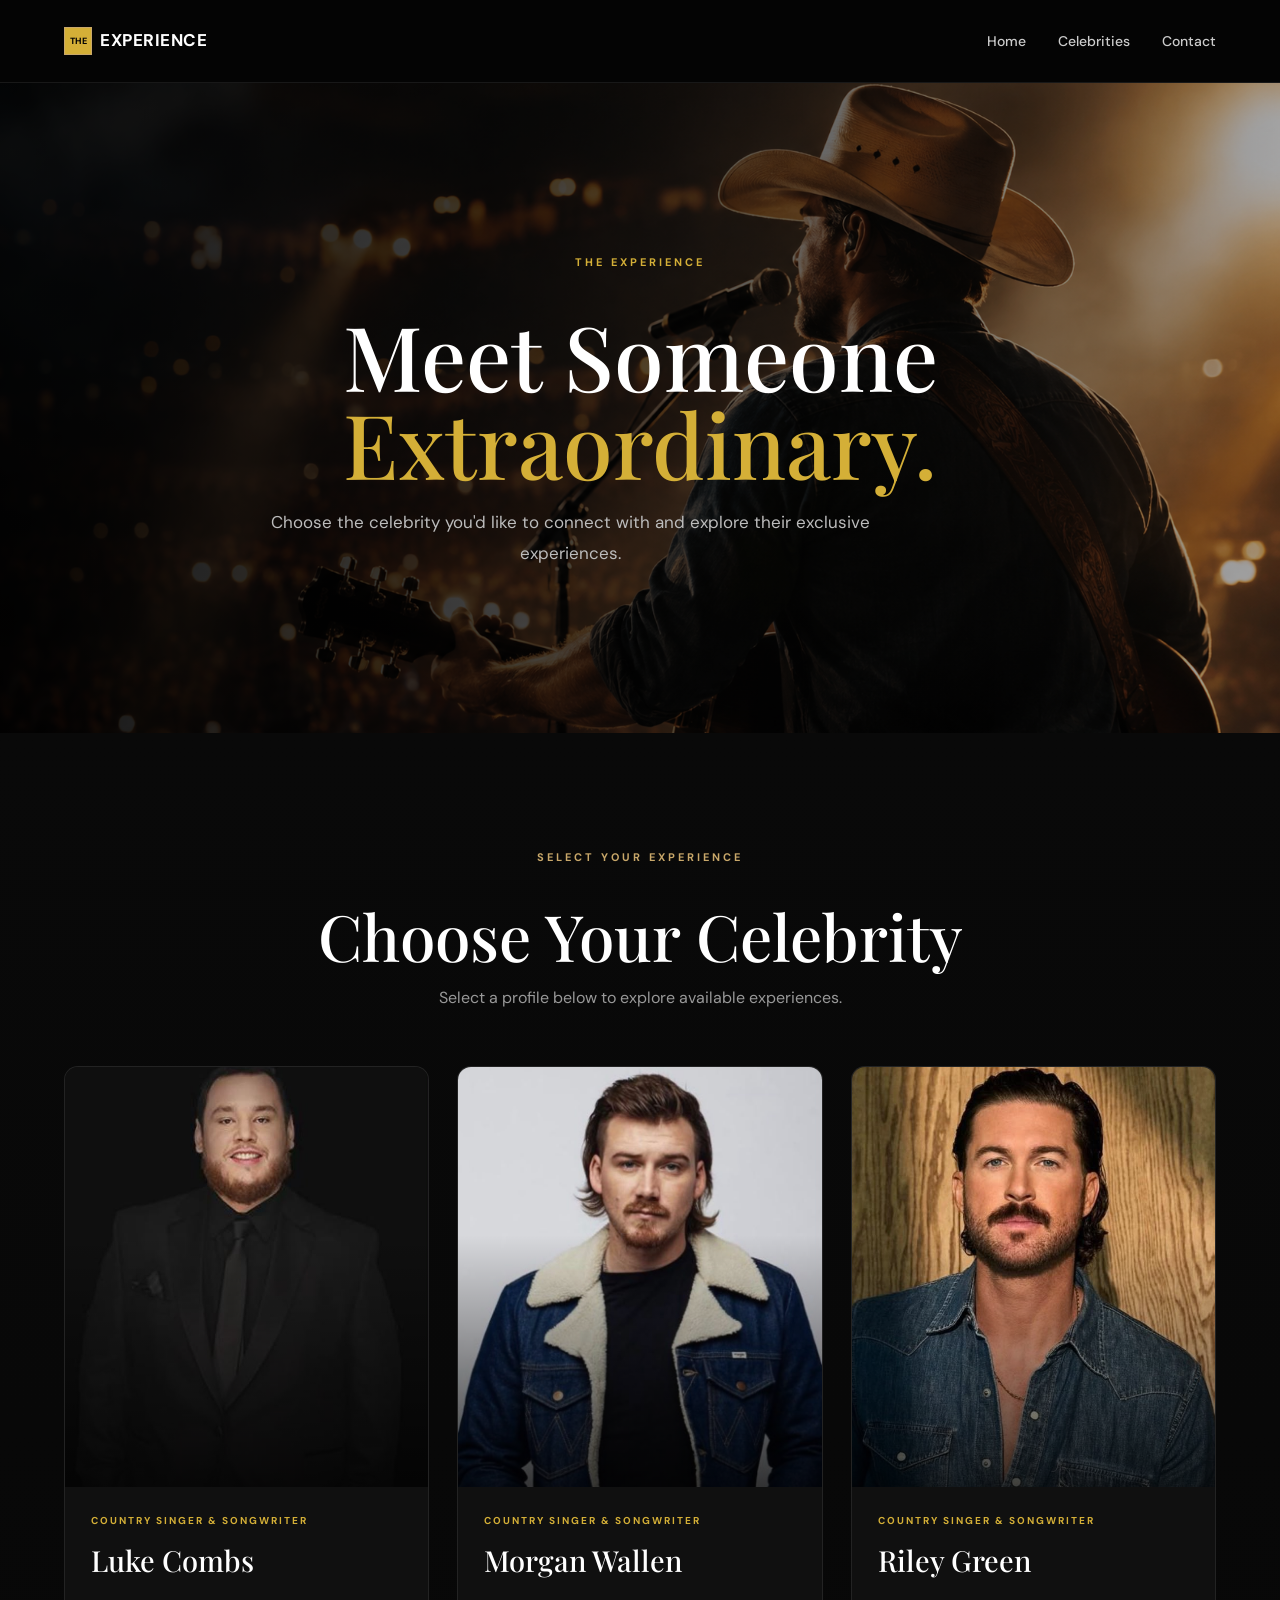
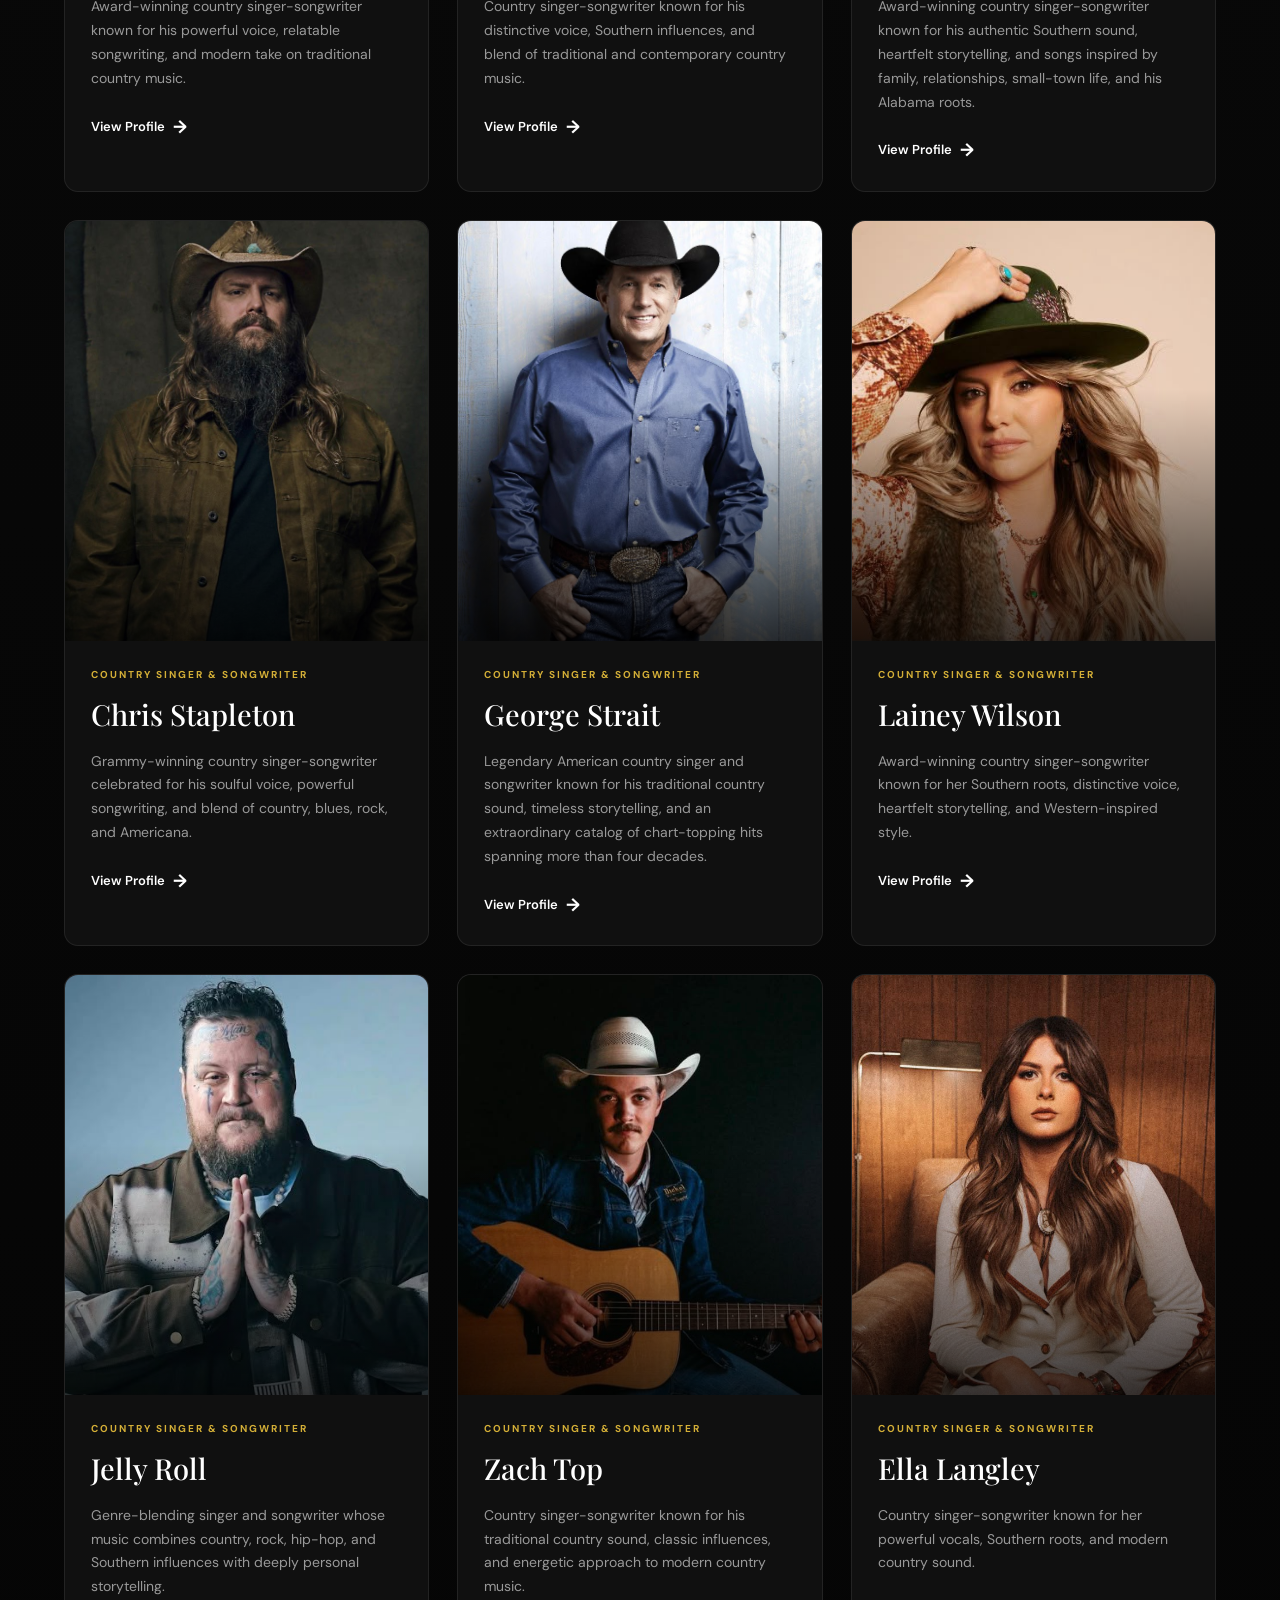
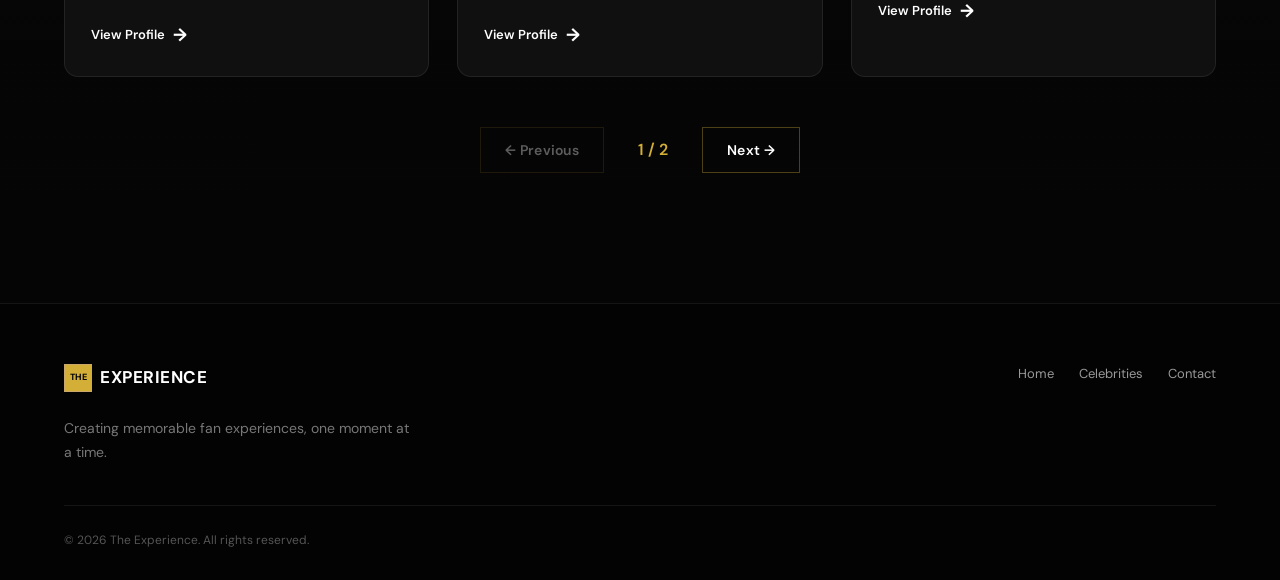
<file: index.html>
<!DOCTYPE html>
<html lang="en">

<head>
    <meta charset="UTF-8">

    <meta name="viewport" content="width=device-width, initial-scale=1.0">

    <title>Select Your Celebrity</title>

    <link rel="stylesheet" href="css/style.css">

    <link
        href="https://fonts.googleapis.com/css2?family=DM+Sans:wght@400;500;600;700&family=Playfair+Display:wght@500;600;700&display=swap"
        rel="stylesheet">
</head>

<body>

    <!-- NAVIGATION -->

    <header class="site-header">

        <div class="container nav-container">

            <a href="index.html" class="logo">
                <span>THE</span>
                EXPERIENCE
            </a>

            <nav class="main-nav">

                <a href="index.html">
                    Home
                </a>

                <a href="#celebrities">
                    Celebrities
                </a>

                <a href="#" id="contactTawk">
                    Contact
                </a>

            </nav>

        </div>

    </header>


    <!-- HERO -->

    <main>

        <section class="selection-hero">

            <div class="container">

                <div class="selection-content">

                    <span class="eyebrow">
                        THE EXPERIENCE
                    </span>

                    <h1>
                        Meet Someone
                        <br>
                        <em>Extraordinary.</em>
                    </h1>

                    <p>
                        Choose the celebrity you'd like to
                        connect with and explore their
                        exclusive experiences.
                    </p>

                </div>

            </div>

        </section>


        <!-- CELEBRITY SELECTION -->

        <section class="celebrity-selection" id="celebrities">

            <div class="container">

                <div class="section-heading">

                    <span class="eyebrow">
                        SELECT YOUR EXPERIENCE
                    </span>

                    <h2>
                        Choose Your Celebrity
                    </h2>

                    <p>
                        Select a profile below to explore
                        available experiences.
                    </p>

                </div>


                <!-- CARDS GENERATED BY JAVASCRIPT -->

                <div class="celebrity-grid" id="celebrityGrid"></div>

                <div class="celebrity-pagination">

                    <button id="previousCelebrities" class="pagination-button" type="button">
                        ← Previous
                    </button>

                    <span id="celebrityPageNumber">
                        1
                    </span>

                    <button id="nextCelebrities" class="pagination-button" type="button">
                        Next →
                    </button>

                </div>

            </div>

        </section>

    </main>


    <!-- FOOTER -->

    <footer class="site-footer">

        <div class="container">

            <div class="footer-content">

                <div>
                    <div class="logo">
                        <span>THE</span>
                        EXPERIENCE
                    </div>
                    <br>

                    <p>
                        Creating memorable fan experiences,
                        one moment at a time.
                    </p>
                </div>

                <div class="footer-links">

                    <a href="index.html">
                        Home
                    </a>

                    <a href="#celebrities">
                        Celebrities
                    </a>

                    <a href="#" id="contactTawk">
                        Contact
                    </a>

                </div>

            </div>

            <div class="footer-bottom">

                <p>
                    © 2026 The Experience.
                    All rights reserved.
                </p>

            </div>

        </div>

    </footer>

    <script src="js/celebrities.js"></script>
    <script src="js/script.js"></script>

    <!--Start of Tawk.to Script-->
    <script type="text/javascript">
        var Tawk_API = Tawk_API || {}, Tawk_LoadStart = new Date();
        (function () {
            var s1 = document.createElement("script"), s0 = document.getElementsByTagName("script")[0];
            s1.async = true;
            s1.src = 'https://embed.tawk.to/6ab15b1804573f34480e9dd4/1k32cnn01';
            s1.charset = 'UTF-8';
            s1.setAttribute('crossorigin', '*');
            s0.parentNode.insertBefore(s1, s0);
        })();
    </script>
    <!--End of Tawk.to Script-->
</body>

</html>
</file>
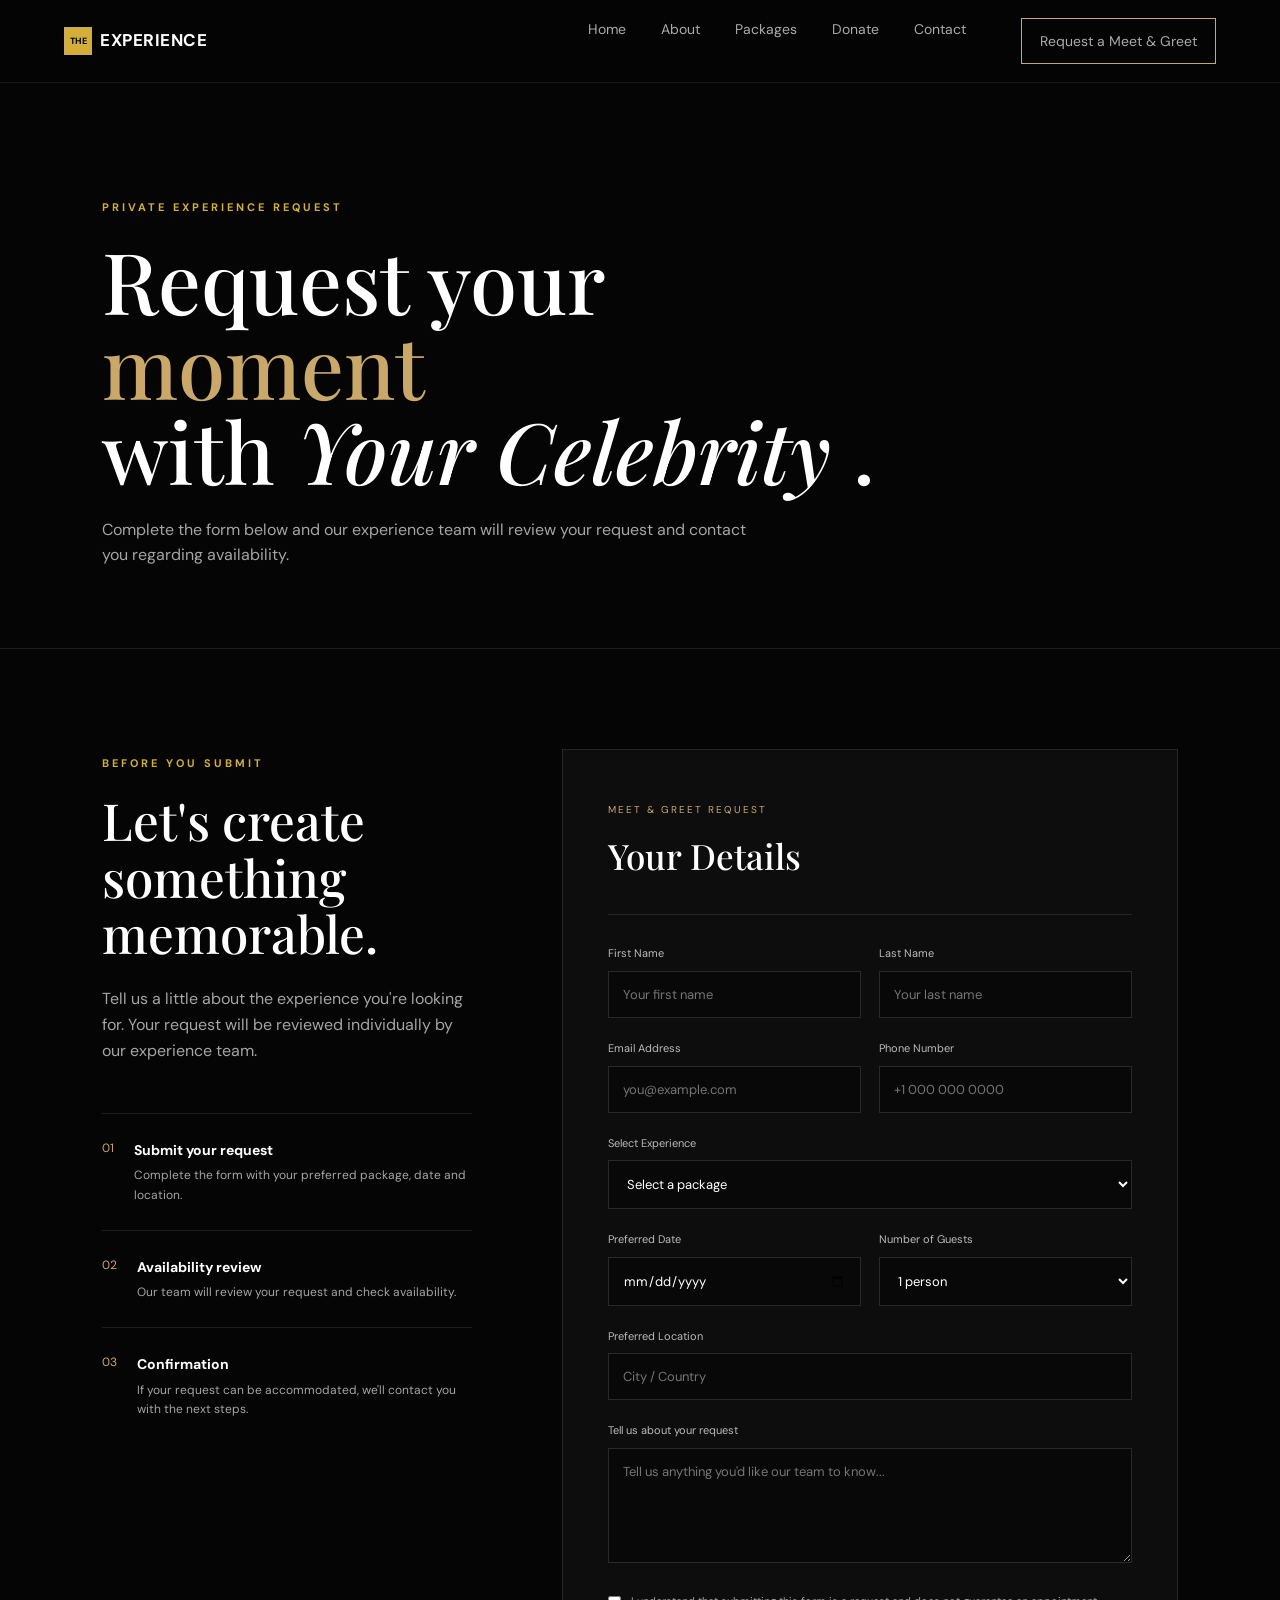
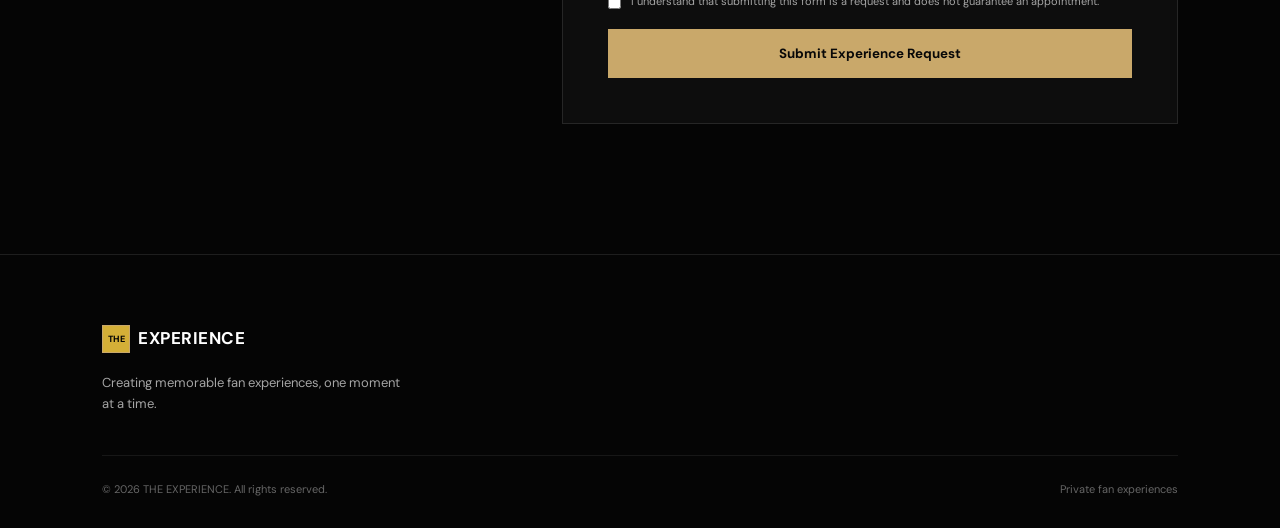
<file: booking.html>
<!DOCTYPE html>
<html lang="en">

<head>

    <meta charset="UTF-8">
    <meta name="viewport" content="width=device-width, initial-scale=1.0">

    <title>| Request a Meet & Greet |</title>

    <link rel="preconnect" href="https://fonts.googleapis.com">
    <link rel="preconnect" href="https://fonts.gstatic.com" crossorigin>

    <link
        href="https://fonts.googleapis.com/css2?family=DM+Sans:wght@400;500;600;700&family=Playfair+Display:wght@500;600;700&display=swap"
        rel="stylesheet">

    <link rel="stylesheet" href="css/style.css">

</head>


<body>


    <!-- HEADER -->

    <header class="site-header">

        <div class="container nav-container">

            <a href="index.html" class="logo">
                <span>THE</span>
                EXPERIENCE
            </a>

            <nav class="nav-links">

                <a href="index.html">
                    Home
                </a>

                <a href="#about" class="nav-celebrity-about">
                    About
                </a>

                <a href="packages.html" class="nav-celebrity-packages">
                    Packages
                </a>

                <a href="donate.html" class="nav-celebrity-support">
                    Donate
                </a>

                <a href="#" id="contactTawk">
                    Contact
                </a>

                <a href="booking.html#bookingForm" id="profileBooking" class="nav-button">
                    Request a Meet & Greet
                </a>

            </nav>


            <button class="menu-toggle" id="menuToggle">
                ☰
            </button>

        </div>

    </header>


    <main>


        <!-- BOOKING HERO -->

        <section class="booking-hero">

            <p class="eyebrow">
                PRIVATE EXPERIENCE REQUEST
            </p>

            <h1>
                Request your
                <br>
                <span>moment</span>
                <br>
                with
                <em id="bookingCelebrityName">
                    Your Celebrity
                </em>.
            </h1>

            <p id="bookingHeroDescription">
                Complete the form below and our experience team
                will review your request and contact you regarding
                availability.
            </p>

        </section>


        <!-- BOOKING AREA -->

        <section class="booking-section">

            <div class="booking-layout">


                <!-- LEFT SIDE -->

                <div class="booking-info">

                    <p class="eyebrow">
                        BEFORE YOU SUBMIT
                    </p>

                    <h2>
                        Let's create
                        something memorable.
                    </h2>

                    <p>
                        Tell us a little about the experience you're
                        looking for. Your request will be reviewed
                        individually by our experience team.
                    </p>


                    <div class="booking-point">

                        <span>01</span>

                        <div>

                            <h3>
                                Submit your request
                            </h3>

                            <p>
                                Complete the form with your preferred
                                package, date and location.
                            </p>

                        </div>

                    </div>


                    <div class="booking-point">

                        <span>02</span>

                        <div>

                            <h3>
                                Availability review
                            </h3>

                            <p>
                                Our team will review your request and
                                check availability.
                            </p>

                        </div>

                    </div>


                    <div class="booking-point">

                        <span>03</span>

                        <div>

                            <h3>
                                Confirmation
                            </h3>

                            <p>
                                If your request can be accommodated,
                                we'll contact you with the next steps.
                            </p>

                        </div>

                    </div>

                </div>


                <!-- FORM -->

                <div class="booking-form-container">

                    <form id="bookingForm">


                        <!-- WEB3FORMS SETTINGS -->

                        <input type="hidden" name="access_key" value="706b76aa-3212-4584-9b8a-b632feed9dc4">

                        <input type="hidden" name="subject" value="New Meet & Greet Experience Request">

                        <input type="hidden" name="from_name" value="The Experience Website">

                        <!-- Honeypot spam protection -->

                        <input type="checkbox" name="botcheck" style="display:none" tabindex="-1" autocomplete="off">


                        <div class="form-title">

                            <span>
                                MEET & GREET REQUEST
                            </span>

                            <h2>
                                Your Details
                            </h2>

                        </div>


                        <!-- FIRST AND LAST NAME -->

                        <div class="form-row">

                            <div class="form-group">

                                <label for="firstName">
                                    First Name
                                </label>

                                <input type="text" id="firstName" name="firstName" required
                                    placeholder="Your first name">

                            </div>


                            <div class="form-group">

                                <label for="lastName">
                                    Last Name
                                </label>

                                <input type="text" id="lastName" name="lastName" required placeholder="Your last name">

                            </div>

                        </div>


                        <!-- EMAIL AND PHONE -->

                        <div class="form-row">

                            <div class="form-group">

                                <label for="email">
                                    Email Address
                                </label>

                                <input type="email" id="email" name="email" required placeholder="you@example.com">

                            </div>


                            <div class="form-group">

                                <label for="phone">
                                    Phone Number
                                </label>

                                <input type="tel" id="phone" name="phone" required placeholder="+1 000 000 0000">

                            </div>

                        </div>


                        <!-- EXPERIENCE -->

                        <div class="form-group">

                            <label for="package">
                                Select Experience
                            </label>

                            <select id="package" name="package" required>

                                <option value="">
                                    Select a package
                                </option>

                                <option value="Essential">
                                    Essential — $499
                                </option>

                                <option value="Premium">
                                    Premium — $999
                                </option>

                                <option value="VIP">
                                    VIP — $1,999
                                </option>

                            </select>

                        </div>


                        <!-- DATE AND GUESTS -->

                        <div class="form-row">

                            <div class="form-group">

                                <label for="date">
                                    Preferred Date
                                </label>

                                <input type="date" id="date" name="date" required>

                            </div>


                            <div class="form-group">

                                <label for="guests">
                                    Number of Guests
                                </label>

                                <select id="guests" name="guests">

                                    <option value="1">
                                        1 person
                                    </option>

                                    <option value="2">
                                        2 people
                                    </option>

                                    <option value="3">
                                        3 people
                                    </option>

                                    <option value="4">
                                        4 people
                                    </option>

                                </select>

                            </div>

                        </div>


                        <!-- LOCATION -->

                        <div class="form-group">

                            <label for="location">
                                Preferred Location
                            </label>

                            <input type="text" id="location" name="location" placeholder="City / Country" required>

                        </div>


                        <!-- MESSAGE -->

                        <div class="form-group">

                            <label for="message">
                                Tell us about your request
                            </label>

                            <textarea id="message" name="message" rows="5"
                                placeholder="Tell us anything you'd like our team to know..."></textarea>

                        </div>


                        <!-- AGREEMENT -->

                        <label class="checkbox">

                            <input type="checkbox" id="requestAgreement" name="requestAgreement" value="Agreed"
                                required>

                            <span>
                                I understand that submitting this form
                                is a request and does not guarantee an
                                appointment.
                            </span>

                        </label>


                        <!-- SUBMIT -->

                        <button type="submit" class="form-submit" id="submitExperienceRequest">
                            Submit Experience Request
                        </button>


                        <!-- FORM RESPONSE -->

                        <div id="formMessage" class="form-message"></div>


                    </form>

                </div>

            </div>

        </section>

    </main>


    <!-- FOOTER -->

    <footer>

        <div class="footer-main">

            <div>

                <a href="index.html" class="logo">
                    <span>THE</span>
                    EXPERIENCE
                </a>

                <p>
                    Creating memorable fan experiences,
                    one moment at a time.
                </p>

            </div>

        </div>


        <div class="footer-bottom">

            <span>
                © 2026 THE EXPERIENCE. All rights reserved.
            </span>

            <span>
                Private fan experiences
            </span>

        </div>

    </footer>


    <!-- CELEBRITY DATA MUST LOAD FIRST -->

    <script src="js/celebrities.js"></script>

    <!-- MAIN WEBSITE SCRIPT -->

    <script src="js/script.js"></script>


    <!-- TAWK.TO -->

    <!--Start of Tawk.to Script-->

    <script type="text/javascript">

        var Tawk_API = Tawk_API || {},
            Tawk_LoadStart = new Date();

        (function () {

            var s1 = document.createElement("script"),
                s0 = document.getElementsByTagName("script")[0];

            s1.async = true;

            s1.src =
                "https://embed.tawk.to/6ab15b1804573f34480e9dd4/1k32cnn01";

            s1.charset = "UTF-8";

            s1.setAttribute(
                "crossorigin",
                "*"
            );

            s0.parentNode.insertBefore(
                s1,
                s0
            );

        })();

    </script>

    <!--End of Tawk.to Script-->


</body>

</html>
</file>
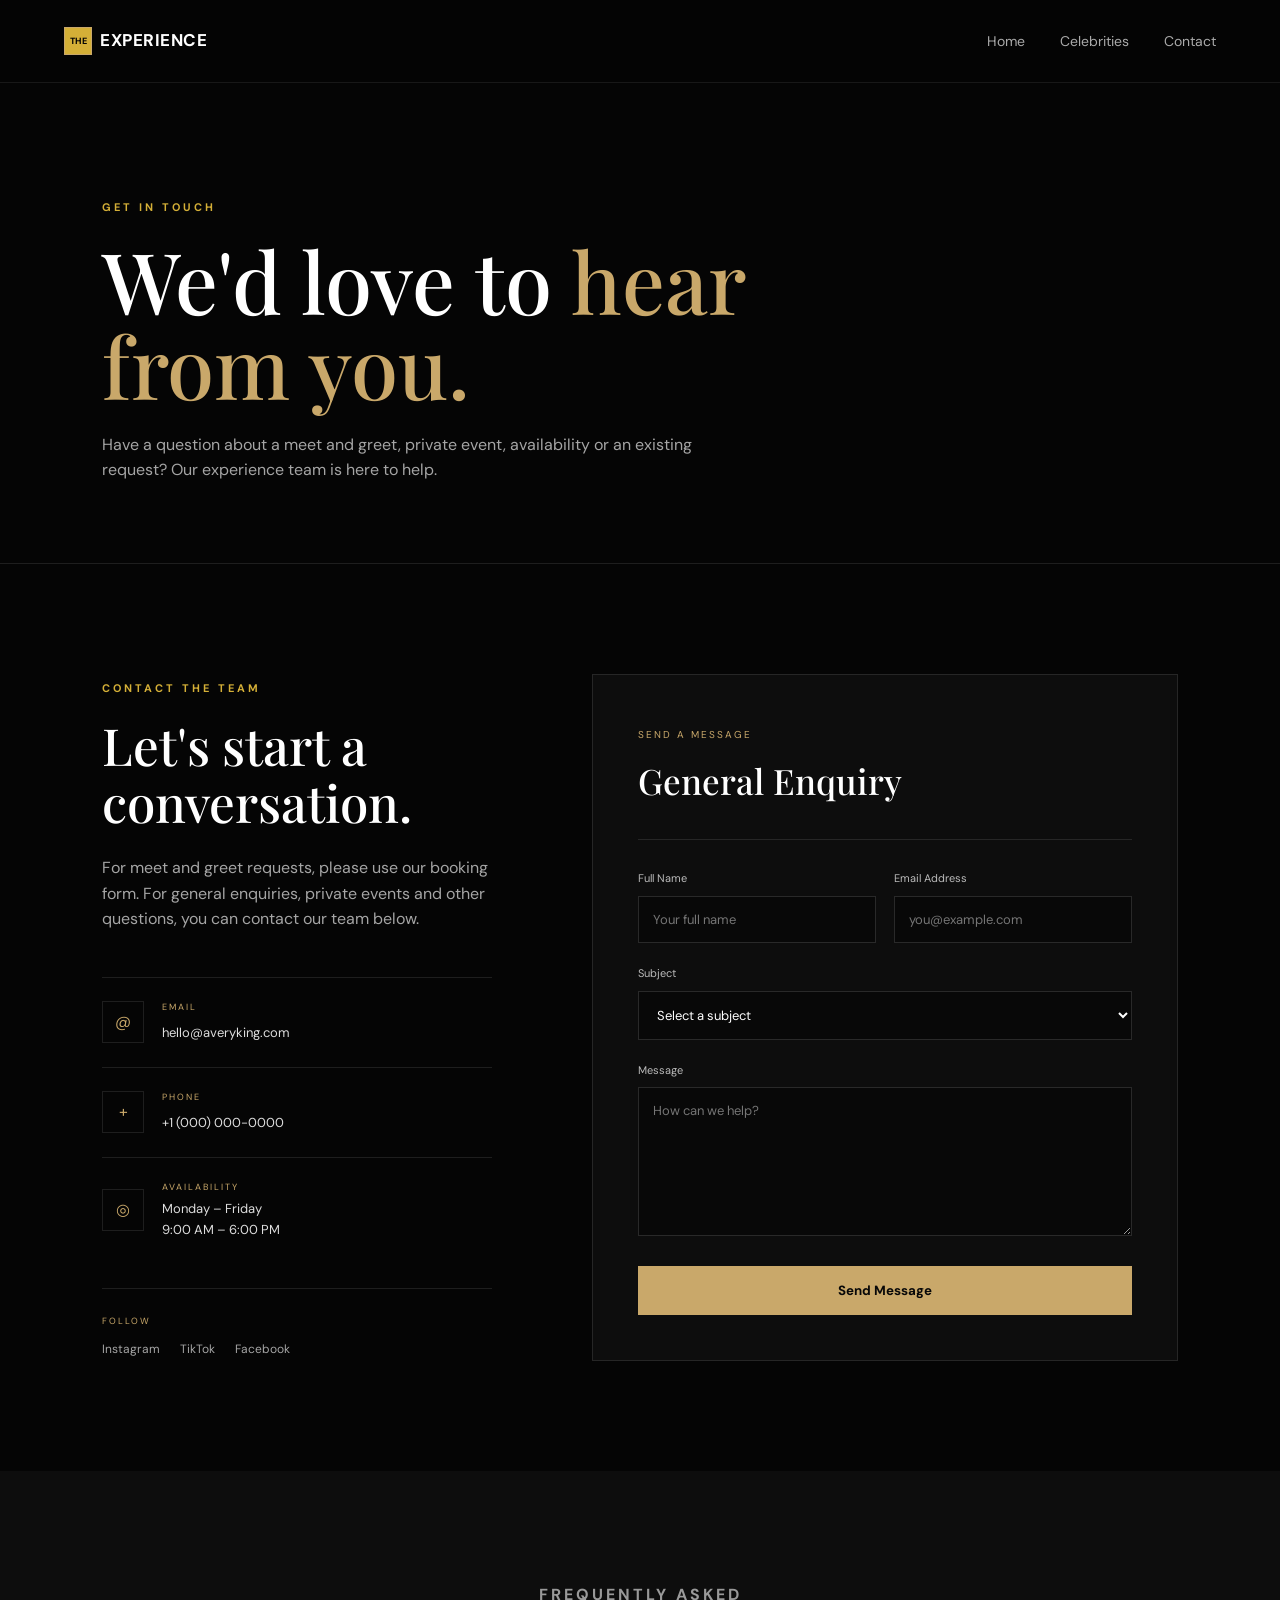
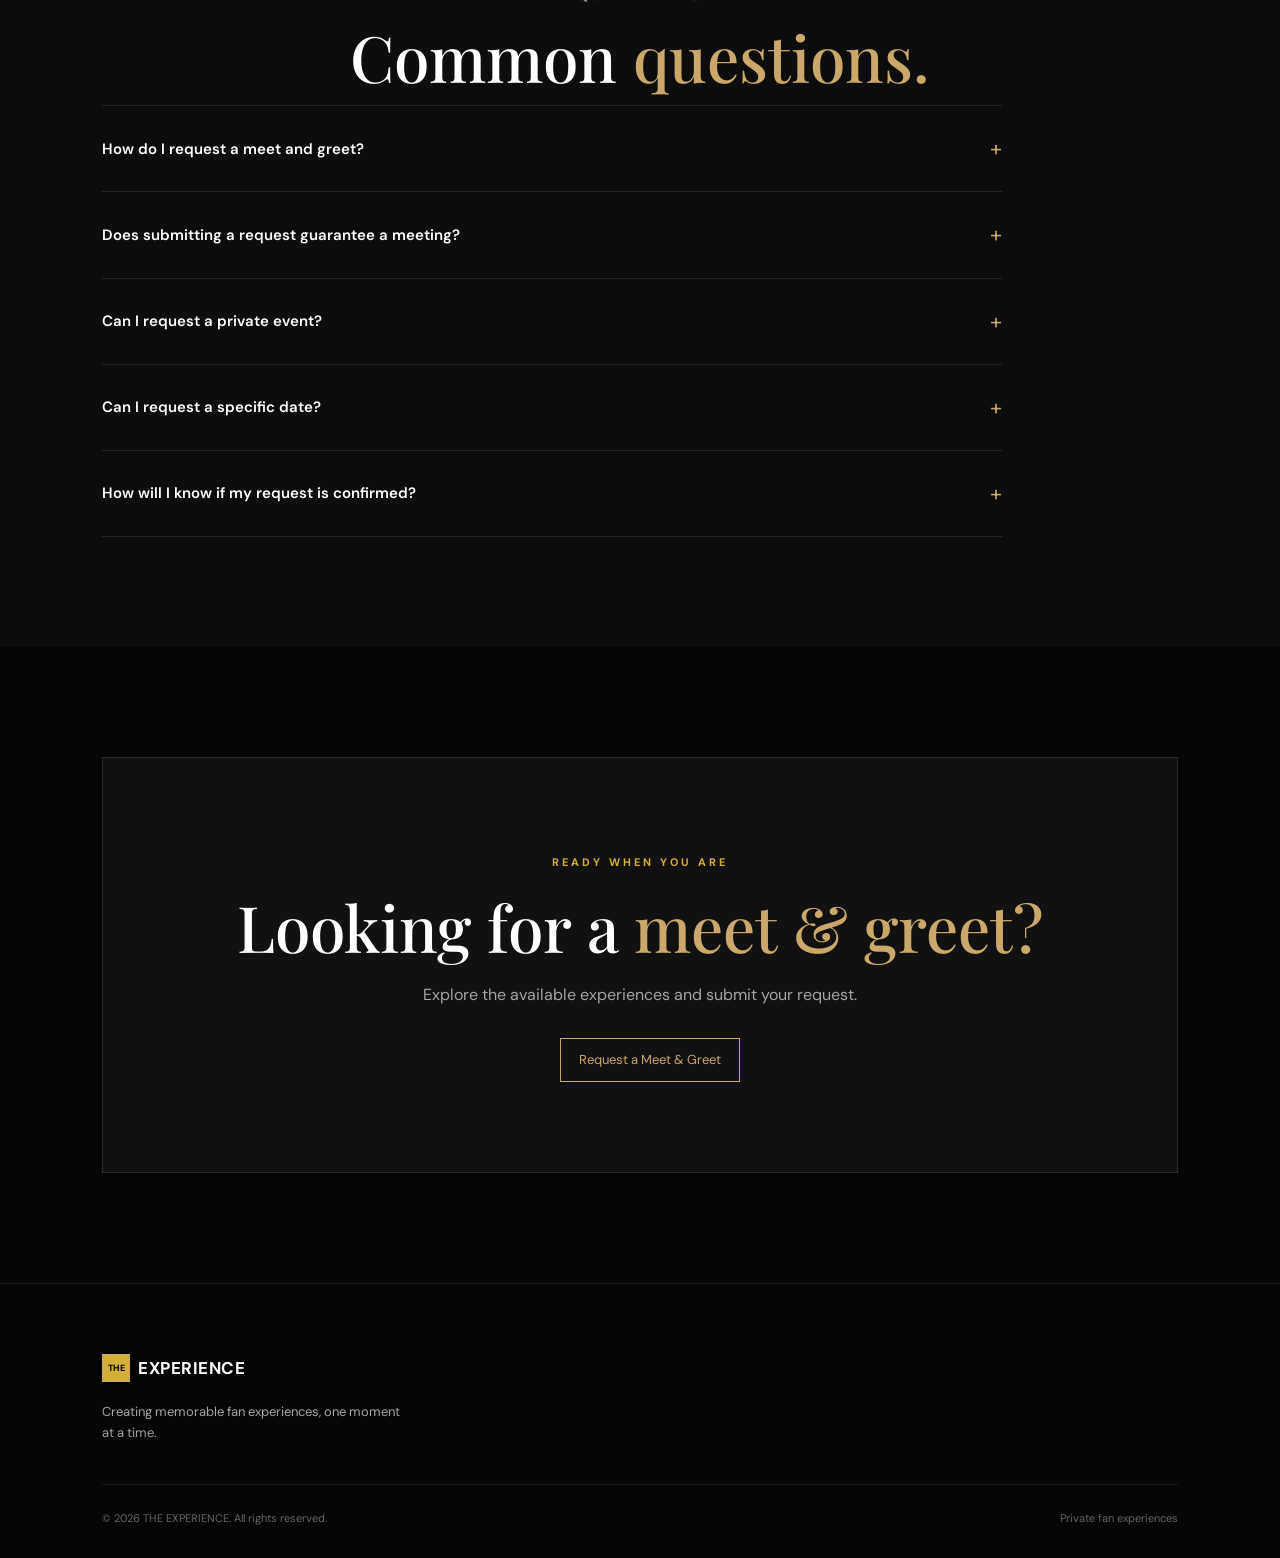
<file: contact.html>
<!DOCTYPE html>
<html lang="en">

<head>

    <meta charset="UTF-8">
    <meta name="viewport" content="width=device-width, initial-scale=1.0">

    <title> | Contact | </title>

    <meta name="description"
        content="Contact the Avery King experience team for meet and greet enquiries, private events and fan experiences.">

    <link rel="preconnect" href="https://fonts.googleapis.com">
    <link rel="preconnect" href="https://fonts.gstatic.com" crossorigin>

    <link
        href="https://fonts.googleapis.com/css2?family=DM+Sans:wght@400;500;600;700&family=Playfair+Display:wght@500;600;700&display=swap"
        rel="stylesheet">

    <link rel="stylesheet" href="css/style.css">

</head>


<body>


    <!-- ================================
     NAVIGATION
================================= -->

    <header class="site-header">

        <div class="container nav-container">

            <a href="index.html" class="logo">
                <span>THE</span>
                EXPERIENCE
            </a>

            <nav class="nav-links">

                <a href="index.html">
                    Home
                </a>

                <a href="#celebrities">
                    Celebrities
                </a>

                <a href="contact.html">
                    Contact
                </a>

            </nav>

        </div>

    </header>



    <main>


        <!-- ================================
     PAGE HERO
================================= -->

        <section class="contact-hero">

            <p class="eyebrow">
                GET IN TOUCH
            </p>

            <h1>
                We'd love to
                <span>hear from you.</span>
            </h1>

            <p>
                Have a question about a meet and greet, private event,
                availability or an existing request? Our experience
                team is here to help.
            </p>

        </section>



        <!-- ================================
     CONTACT AREA
================================= -->

        <section class="contact-section">


            <div class="contact-grid">


                <!-- CONTACT INFORMATION -->

                <div class="contact-info">

                    <p class="eyebrow">
                        CONTACT THE TEAM
                    </p>

                    <h2>
                        Let's start
                        a conversation.
                    </h2>

                    <p class="contact-intro">
                        For meet and greet requests, please use our
                        booking form. For general enquiries, private
                        events and other questions, you can contact
                        our team below.
                    </p>


                    <div class="contact-detail">

                        <span class="contact-icon">
                            @
                        </span>

                        <div>

                            <small>
                                EMAIL
                            </small>

                            <a href="mailto:hello@averyking.com">
                                hello@averyking.com
                            </a>

                        </div>

                    </div>


                    <div class="contact-detail">

                        <span class="contact-icon">
                            +
                        </span>

                        <div>

                            <small>
                                PHONE
                            </small>

                            <a href="tel:+10000000000">
                                +1 (000) 000-0000
                            </a>

                        </div>

                    </div>


                    <div class="contact-detail">

                        <span class="contact-icon">
                            ◎
                        </span>

                        <div>

                            <small>
                                AVAILABILITY
                            </small>

                            <p>
                                Monday – Friday<br>
                                9:00 AM – 6:00 PM
                            </p>

                        </div>

                    </div>


                    <div class="social-section">

                        <small>
                            FOLLOW
                        </small>

                        <div class="social-links">

                            <a href="#">
                                Instagram
                            </a>

                            <a href="#">
                                TikTok
                            </a>

                            <a href="#">
                                Facebook
                            </a>

                        </div>

                    </div>

                </div>



                <!-- CONTACT FORM -->

                <div class="contact-form-container">

                    <form id="contactForm">


                        <div class="form-title">

                            <span>
                                SEND A MESSAGE
                            </span>

                            <h2>
                                General Enquiry
                            </h2>

                        </div>


                        <div class="form-row">

                            <div class="form-group">

                                <label for="contactName">
                                    Full Name
                                </label>

                                <input type="text" id="contactName" placeholder="Your full name" required>

                            </div>


                            <div class="form-group">

                                <label for="contactEmail">
                                    Email Address
                                </label>

                                <input type="email" id="contactEmail" placeholder="you@example.com" required>

                            </div>

                        </div>


                        <div class="form-group">

                            <label for="subject">
                                Subject
                            </label>

                            <select id="subject" required>

                                <option value="">
                                    Select a subject
                                </option>

                                <option value="Meet & Greet">
                                    Meet & Greet Enquiry
                                </option>

                                <option value="Private Event">
                                    Private Event
                                </option>

                                <option value="Booking">
                                    Existing Booking
                                </option>

                                <option value="Media">
                                    Media / Press
                                </option>

                                <option value="Other">
                                    Other
                                </option>

                            </select>

                        </div>


                        <div class="form-group">

                            <label for="contactMessage">
                                Message
                            </label>

                            <textarea id="contactMessage" rows="7" placeholder="How can we help?" required></textarea>

                        </div>


                        <button type="submit" class="form-submit">
                            Send Message
                        </button>


                        <div id="contactMessageStatus" class="form-message"></div>


                    </form>

                </div>

            </div>

        </section>



        <!-- ================================
     FAQ
================================= -->

        <section class="faq-section">

            <div class="section-heading">

                <p class="eyebrow">
                    FREQUENTLY ASKED
                </p>

                <h2>
                    Common
                    <span>questions.</span>
                </h2>

            </div>


            <div class="faq-list">


                <details>

                    <summary>
                        How do I request a meet and greet?
                        <span>+</span>
                    </summary>

                    <p>
                        Visit our Packages page, select the experience
                        you'd like and complete the booking request form.
                        Our team will review the request and contact you
                        regarding availability.
                    </p>

                </details>


                <details>

                    <summary>
                        Does submitting a request guarantee a meeting?
                        <span>+</span>
                    </summary>

                    <p>
                        No. A booking request is not a confirmed
                        appointment. Availability must be reviewed and
                        confirmed by the experience team.
                    </p>

                </details>


                <details>

                    <summary>
                        Can I request a private event?
                        <span>+</span>
                    </summary>

                    <p>
                        Yes. Select "Private Event" when contacting the
                        team and include details about your event,
                        preferred date and location.
                    </p>

                </details>


                <details>

                    <summary>
                        Can I request a specific date?
                        <span>+</span>
                    </summary>

                    <p>
                        Yes. You can provide your preferred date when
                        submitting a booking request. Dates remain subject
                        to availability.
                    </p>

                </details>


                <details>

                    <summary>
                        How will I know if my request is confirmed?
                        <span>+</span>
                    </summary>

                    <p>
                        The experience team will contact you directly
                        using the information provided in your request.
                    </p>

                </details>


            </div>

        </section>



        <!-- ================================
     CTA
================================= -->

        <section class="contact-cta">

            <p class="eyebrow">
                READY WHEN YOU ARE
            </p>

            <h2>
                Looking for a
                <span>meet & greet?</span>
            </h2>

            <p>
                Explore the available experiences and submit your request.
            </p>

            <a href="booking.html#bookingForm" id="profileBooking" class="nav-button">
                Request a Meet & Greet
            </a>

        </section>


    </main>



    <!-- ================================
     FOOTER
================================= -->

    <footer>

        <div class="footer-main">

            <div>

                <a href="index.html" class="logo">
                    <span>THE</span>
                    EXPERIENCE
                </a>

                <p>
                    Creating memorable fan experiences,
                    one moment at a time.
                </p>

            </div>

        </div>


        <div class="footer-bottom">

            <span>
                © 2026 THE EXPERIENCE. All rights reserved.
            </span>

            <span>
                Private fan experiences
            </span>

        </div>

    </footer>


    <script src="js/celebrities.js"></script>
    <script src="js/script.js"></script>

    <!--Start of Tawk.to Script-->
    <script type="text/javascript">
        var Tawk_API = Tawk_API || {}, Tawk_LoadStart = new Date();
        (function () {
            var s1 = document.createElement("script"), s0 = document.getElementsByTagName("script")[0];
            s1.async = true;
            s1.src = 'https://embed.tawk.to/6ab15b1804573f34480e9dd4/1k32cnn01';
            s1.charset = 'UTF-8';
            s1.setAttribute('crossorigin', '*');
            s0.parentNode.insertBefore(s1, s0);
        })();
    </script>
    <!--End of Tawk.to Script-->

</body>

</html>
</file>
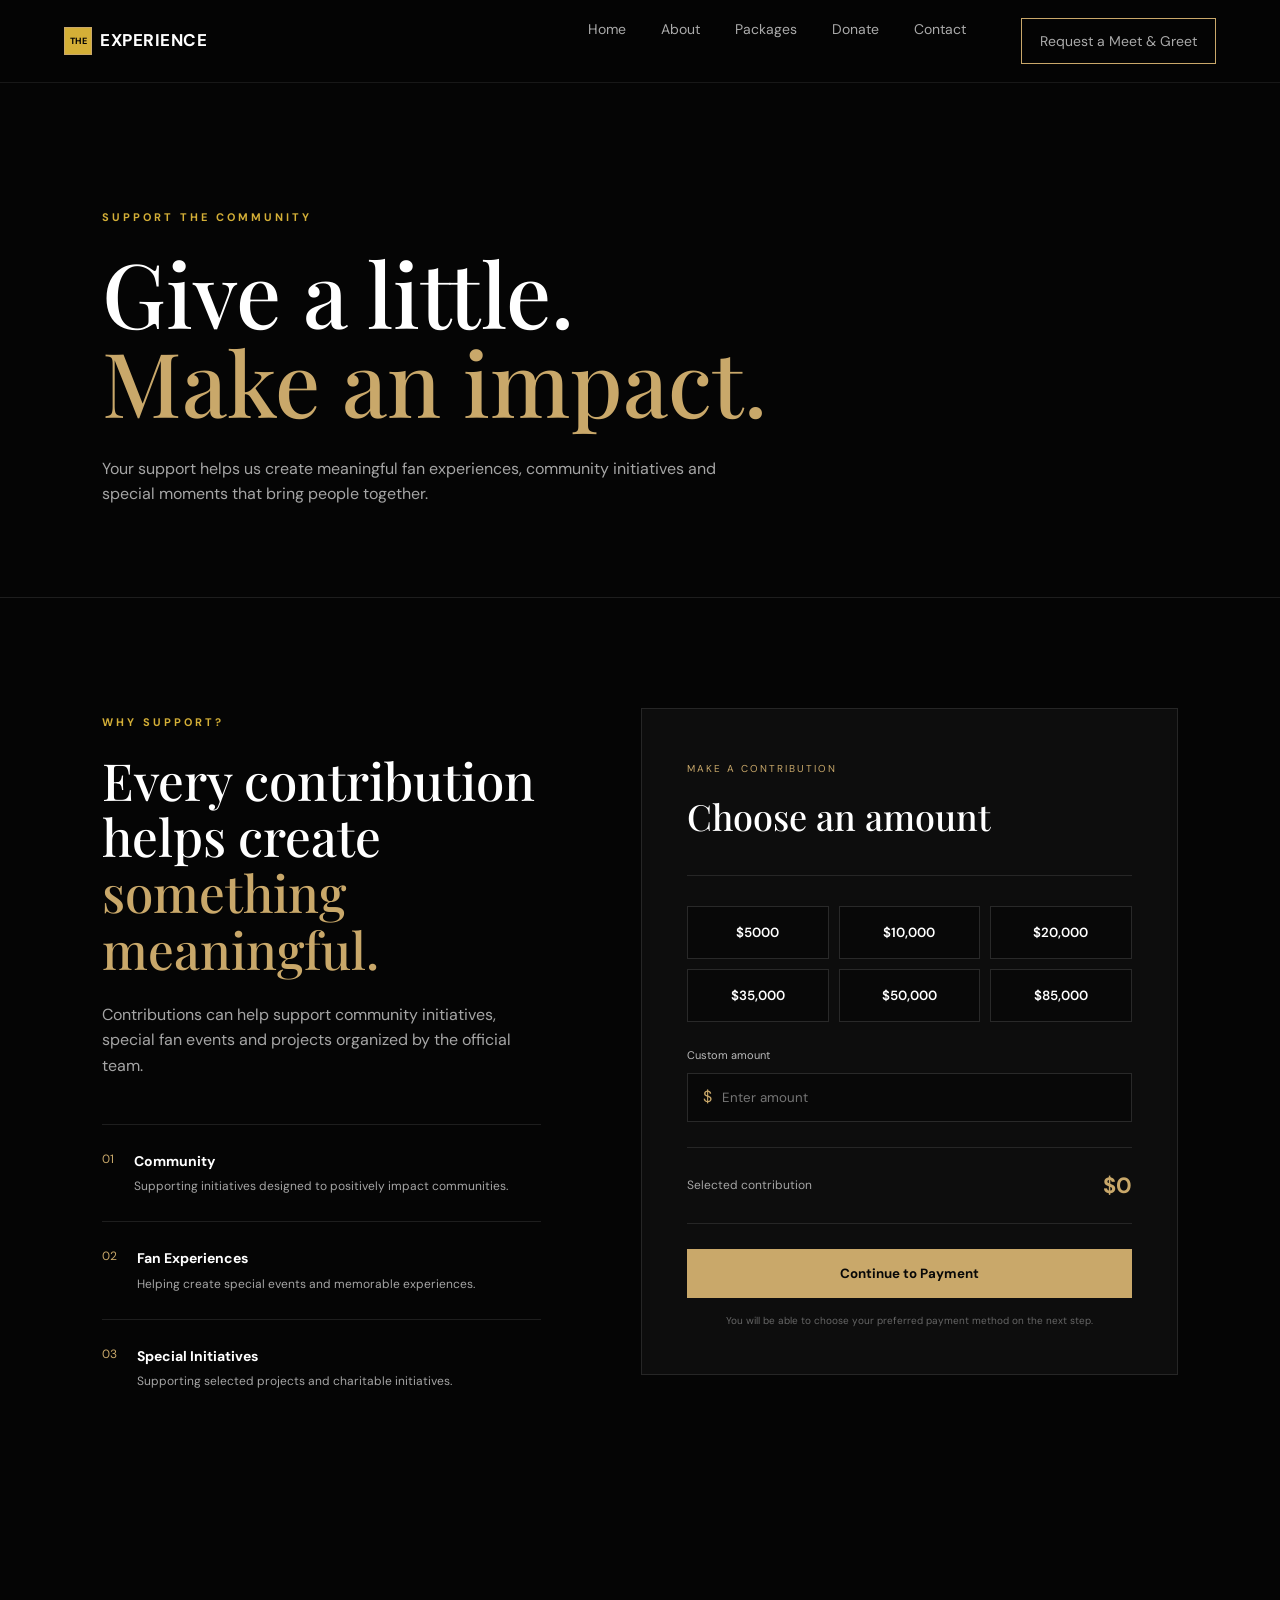
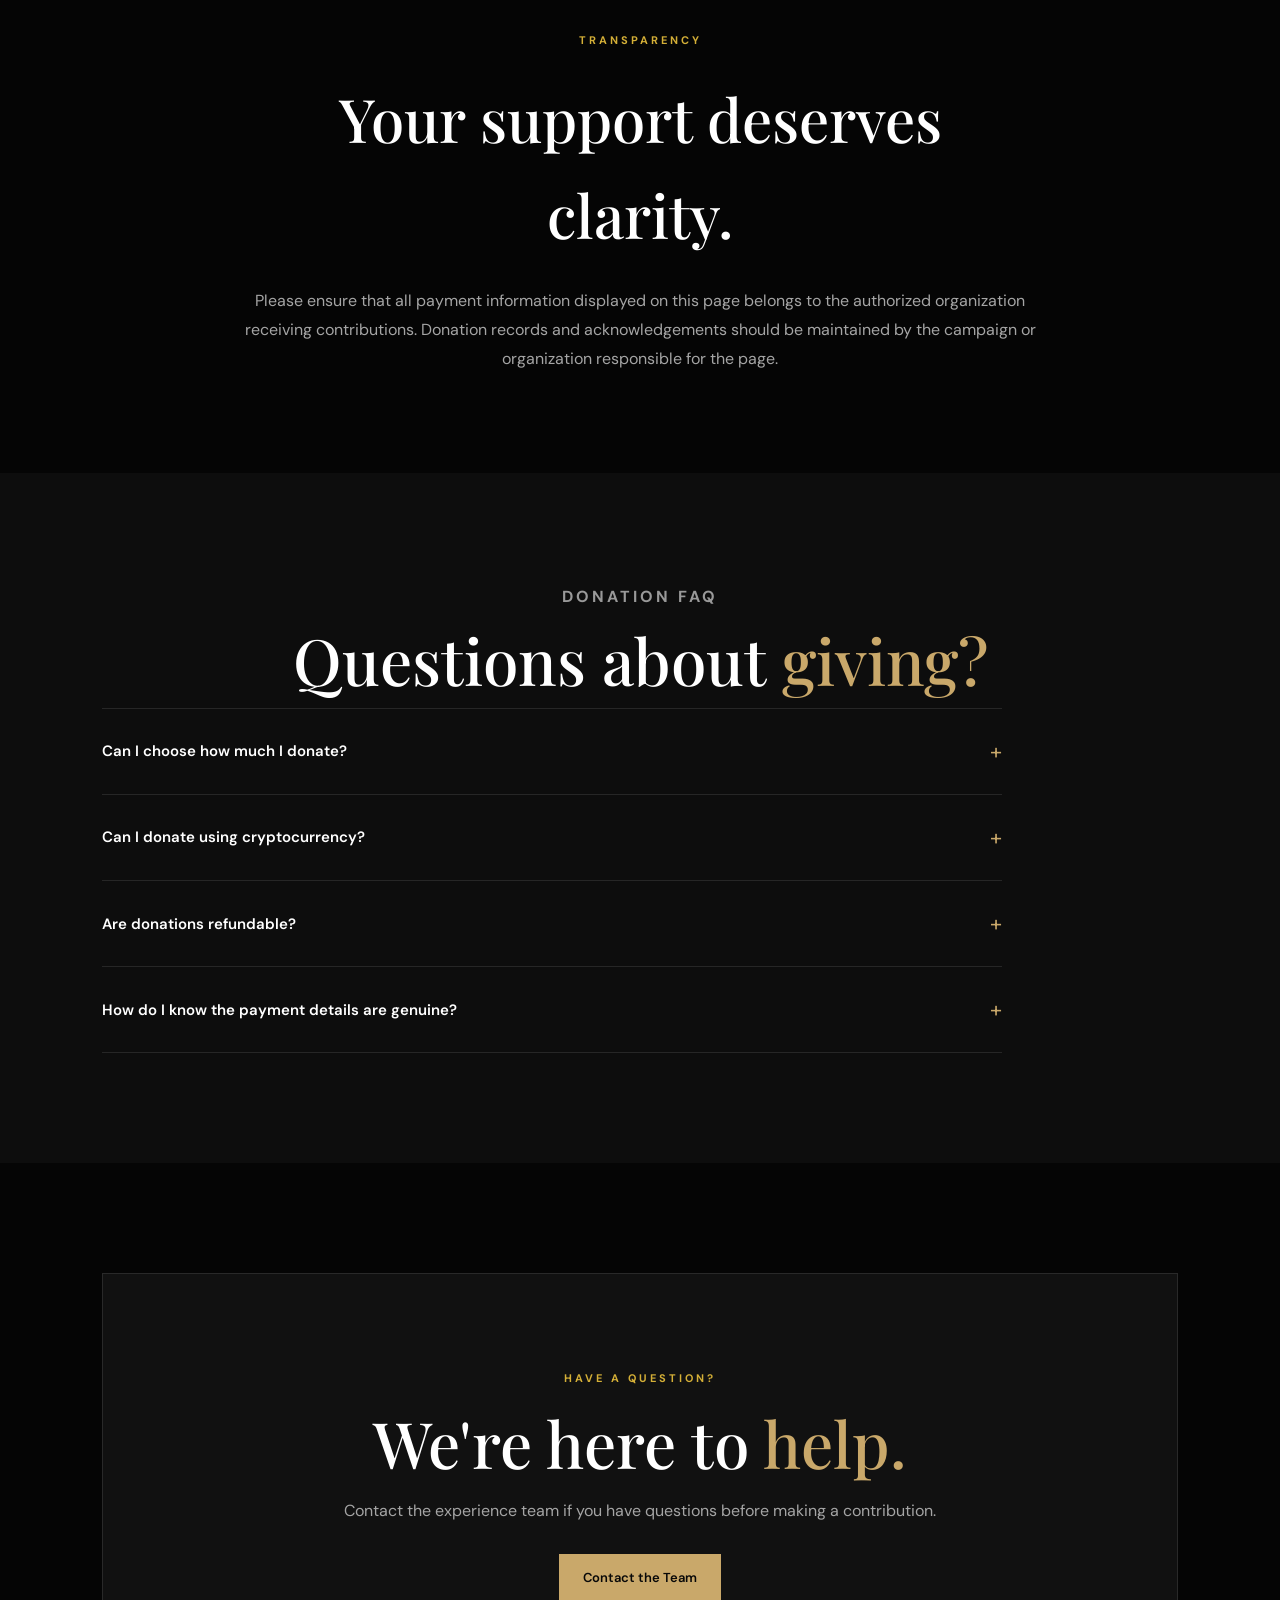
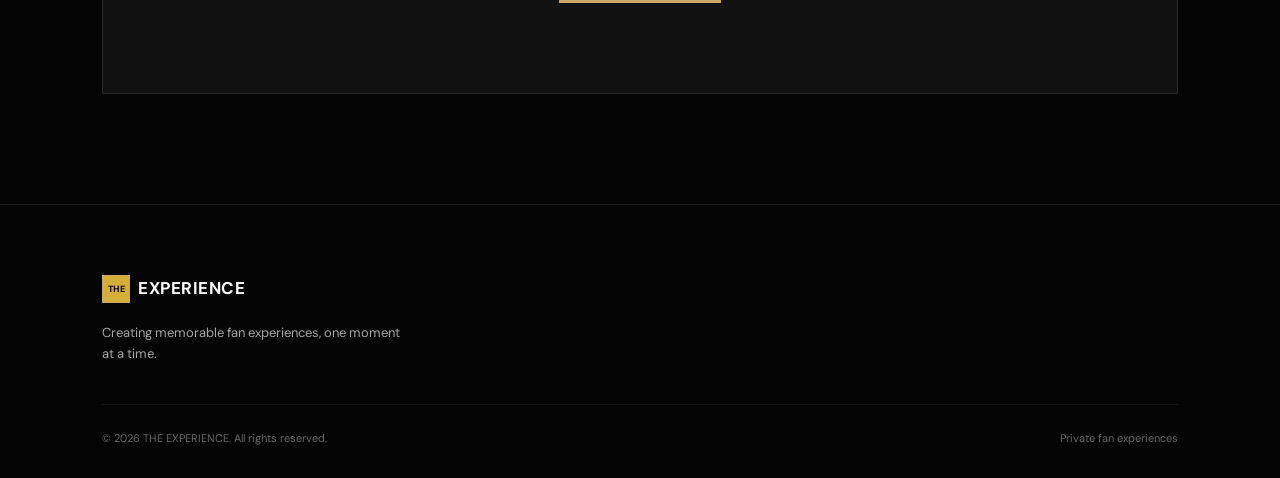
<file: donate.html>
<!DOCTYPE html>
<html lang="en">

<head>

    <meta charset="UTF-8">
    <meta name="viewport" content="width=device-width, initial-scale=1.0">

    <title>Support | Avery King</title>

    <meta name="description"
        content="Support the Avery King community and help create meaningful experiences for fans and charitable initiatives.">

    <link rel="preconnect" href="https://fonts.googleapis.com">
    <link rel="preconnect" href="https://fonts.gstatic.com" crossorigin>

    <link
        href="https://fonts.googleapis.com/css2?family=DM+Sans:wght@400;500;600;700&family=Playfair+Display:wght@500;600;700&display=swap"
        rel="stylesheet">

    <link rel="stylesheet" href="css/style.css">

</head>


<body>


    <!-- NAVIGATION -->

    <header class="site-header">

        <div class="container nav-container">

            <a href="index.html" class="logo">
                <span>THE</span>
                EXPERIENCE
            </a>

            <nav class="nav-links">

                <a href="index.html">
                    Home
                </a>

                <a href="#about" class="nav-celebrity-about">
                    About
                </a>

                <a href="packages.html" class="nav-celebrity-packages">
                    Packages
                </a>

                <a href="donate.html" class="nav-celebrity-support">
                    Donate
                </a>

                <a href="#" id="contactTawk">
                    Contact
                </a>


                <a href="booking.html" class="nav-button" onclick="openTawkChat()">
                    Request a Meet & Greet
                </a>

            </nav>


            <button class="menu-toggle" id="menuToggle">
                ☰
            </button>

    </header>



    <main>


        <!-- HERO -->

        <section class="donation-hero">

            <div class="donation-hero-content">

                <p class="eyebrow">
                    SUPPORT THE COMMUNITY
                </p>

                <h1>
                    Give a little.
                    <span>Make an impact.</span>
                </h1>

                <p>
                    Your support helps us create meaningful fan experiences,
                    community initiatives and special moments that bring
                    people together.
                </p>

            </div>

        </section>



        <!-- DONATION AREA -->

        <section class="donation-section">


            <div class="donation-layout">


                <!-- LEFT INFORMATION -->

                <div class="donation-about">

                    <p class="eyebrow">
                        WHY SUPPORT?
                    </p>

                    <h2>
                        Every contribution
                        helps create
                        <span>something meaningful.</span>
                    </h2>

                    <p>
                        Contributions can help support community initiatives,
                        special fan events and projects organized by the
                        official team.
                    </p>


                    <div class="donation-points">


                        <div class="donation-point">

                            <div class="donation-number">
                                01
                            </div>

                            <div>

                                <h3>
                                    Community
                                </h3>

                                <p>
                                    Supporting initiatives designed to
                                    positively impact communities.
                                </p>

                            </div>

                        </div>


                        <div class="donation-point">

                            <div class="donation-number">
                                02
                            </div>

                            <div>

                                <h3>
                                    Fan Experiences
                                </h3>

                                <p>
                                    Helping create special events and
                                    memorable experiences.
                                </p>

                            </div>

                        </div>


                        <div class="donation-point">

                            <div class="donation-number">
                                03
                            </div>

                            <div>

                                <h3>
                                    Special Initiatives
                                </h3>

                                <p>
                                    Supporting selected projects and
                                    charitable initiatives.
                                </p>

                            </div>

                        </div>

                    </div>

                </div>



                <!-- DONATION CARD -->

                <div class="donation-card">


                    <div class="donation-card-header">

                        <span>
                            MAKE A CONTRIBUTION
                        </span>

                        <h2>
                            Choose an amount
                        </h2>

                    </div>


                    <!-- AMOUNTS -->

                    <div class="amount-grid">

                        <button type="button" class="amount-button" data-amount="5000">
                            $5000
                        </button>

                        <button type="button" class="amount-button" data-amount="10000">
                            $10,000
                        </button>

                        <button type="button" class="amount-button" data-amount="20000">
                            $20,000
                        </button>

                        <button type="button" class="amount-button" data-amount="35000">
                            $35,000
                        </button>

                        <button type="button" class="amount-button" data-amount="50000">
                            $50,000
                        </button>

                        <button type="button" class="amount-button" data-amount="85000">
                            $85,000
                        </button>

                    </div>


                    <!-- CUSTOM AMOUNT -->

                    <div class="custom-donation">

                        <label for="customAmount">
                            Custom amount
                        </label>

                        <div class="amount-input">

                            <span>$</span>

                            <input type="number" id="customAmount" placeholder="Enter amount" min="1">

                        </div>

                    </div>


                    <div class="selected-donation">

                        <span>
                            Selected contribution
                        </span>

                        <strong id="selectedAmount">
                            $0
                        </strong>

                    </div>


                    <button type="button" class="donate-button" id="continueDonation"
                        onclick="Tawk_API.maximize(); document.getElementById('directPaymentSection').scrollIntoView({ behavior: 'smooth' });">
                        Continue to Payment
                    </button>

                    <!-- <button type="button" class="donate-button" id="continueDonation"
                        onclick="Tawk_API.maximize(); window.location.hash='directPaymentSection';">
                        Continue to Payment
                    </button> -->



                    <p class="donation-note">
                        You will be able to choose your preferred payment
                        method on the next step.
                    </p>


                </div>

            </div>

        </section>



        <!-- PAYMENT METHODS -->

        <section class="payment-section" id="directPaymentSection">

            <div class="container">

                <div class="section-heading">
                    <span class="eyebrow">DIRECT PAYMENT</span>
                    <h2>Complete Your Contribution</h2>
                    <h2>
                        <span>Via</span>
                    </h2>
                    <h2>Customer
                        <span>Support</span>
                    </h2>

                    <p>To proceed with your payment, please contact our Customer Support team for secure payment
                        assistance.</p>

                    <br>
                </div>

                <div class="payment-amount-highlight">
                    <span>Your Contribution</span>
                    <strong id="paymentAmount">$0</strong>
                </div>

                <!-- Your existing payment methods go here -->
                <div class="payment-grid">

                    <!-- BANK -->




                </div>

            </div>

            <button type="button" class="back-to-contribution" id="changeDonationAmount">

                ← Change Contribution Amount

            </button>

        </section>



        <!-- TRANSPARENCY -->

        <section class="transparency-section">

            <div>

                <p class="eyebrow">
                    TRANSPARENCY
                </p>

                <h2>
                    Your support
                    deserves clarity.
                </h2>

                <p>
                    Please ensure that all payment information displayed
                    on this page belongs to the authorized organization
                    receiving contributions. Donation records and
                    acknowledgements should be maintained by the
                    campaign or organization responsible for the page.
                </p>

            </div>

        </section>



        <!-- FAQ -->

        <section class="faq-section">

            <div class="section-heading">

                <p class="eyebrow">
                    DONATION FAQ
                </p>

                <h2>
                    Questions about
                    <span>giving?</span>
                </h2>

            </div>


            <div class="faq-list">


                <details>

                    <summary>
                        Can I choose how much I donate?
                        <span>+</span>
                    </summary>

                    <p>
                        Yes. You can select one of the suggested amounts
                        or enter a custom contribution.
                    </p>

                </details>


                <details>

                    <summary>
                        Can I donate using cryptocurrency?
                        <span>+</span>
                    </summary>

                    <p>
                        Cryptocurrency contributions can be accepted when
                        the campaign has a verified wallet and appropriate
                        payment arrangements in place.
                    </p>

                </details>


                <details>

                    <summary>
                        Are donations refundable?
                        <span>+</span>
                    </summary>

                    <p>
                        Refund policies depend on the organization and
                        payment provider receiving the contribution.
                        Please contact the organization before donating
                        if you need clarification.
                    </p>

                </details>


                <details>

                    <summary>
                        How do I know the payment details are genuine?
                        <span>+</span>
                    </summary>

                    <p>
                        Always verify payment information through the
                        organization's official communication channels
                        before transferring funds.
                    </p>

                </details>


            </div>

        </section>


        <!-- CTA -->

        <section class="contact-cta">

            <p class="eyebrow">
                HAVE A QUESTION?
            </p>

            <h2>
                We're here to
                <span>help.</span>
            </h2>

            <p>
                Contact the experience team if you have questions
                before making a contribution.
            </p>

            <a href="contact.html" class="btn btn-primary">
                Contact the Team
            </a>

        </section>


    </main>



    <!-- FOOTER -->

    <footer>

        <div class="footer-main">

            <div>

                <a href="index.html" class="logo">
                    <span>THE</span>
                    EXPERIENCE
                </a>

                <p>
                    Creating memorable fan experiences,
                    one moment at a time.
                </p>

            </div>

        </div>


        <div class="footer-bottom">

            <span>
                © 2026 THE EXPERIENCE. All rights reserved.
            </span>

            <span>
                Private fan experiences
            </span>

        </div>

    </footer>


    <script src="js/script.js"></script>
    <script src="js/celebrities.js"></script>

    <!--Start of Tawk.to Script-->
    <script type="text/javascript">
        var Tawk_API = Tawk_API || {}, Tawk_LoadStart = new Date();
        (function () {
            var s1 = document.createElement("script"), s0 = document.getElementsByTagName("script")[0];
            s1.async = true;
            s1.src = 'https://embed.tawk.to/6ab15b1804573f34480e9dd4/1k32cnn01';
            s1.charset = 'UTF-8';
            s1.setAttribute('crossorigin', '*');
            s0.parentNode.insertBefore(s1, s0);
        })();
    </script>
    <!--End of Tawk.to Script-->

</body>

</html>
</file>
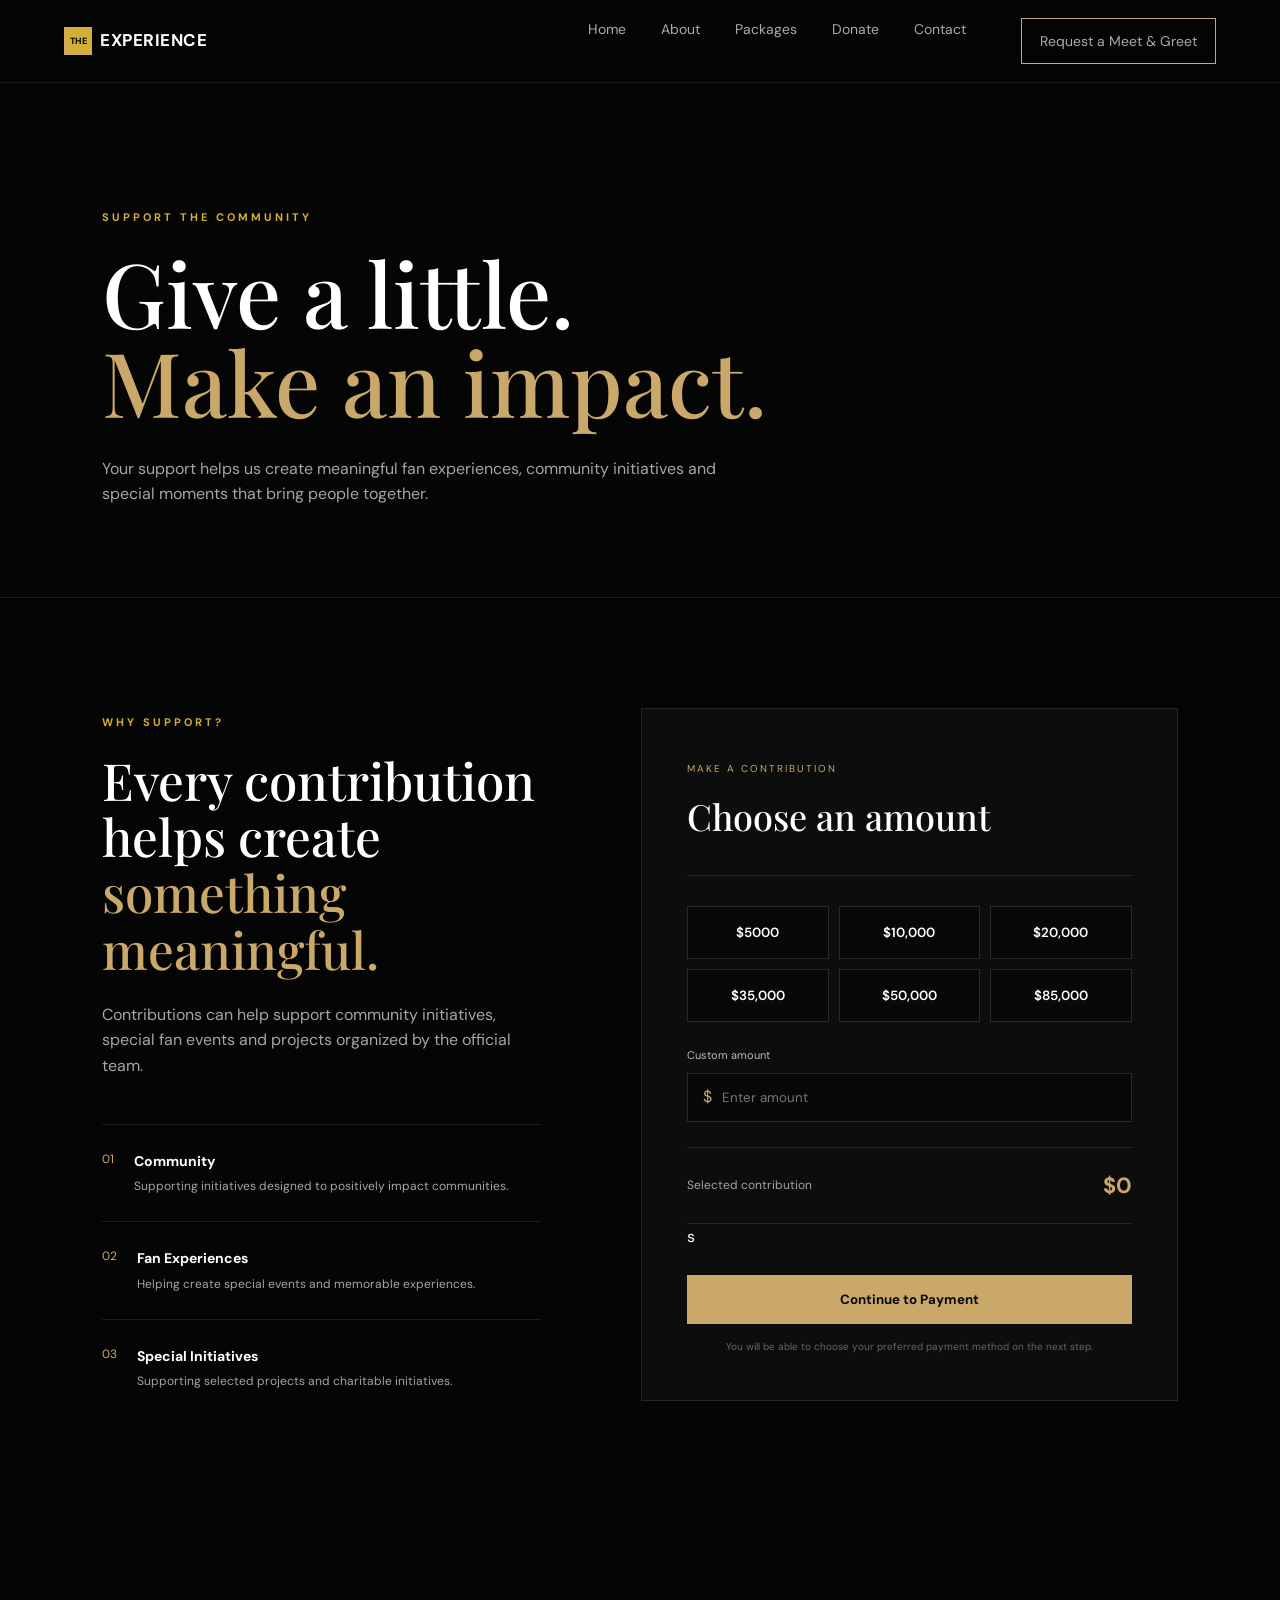
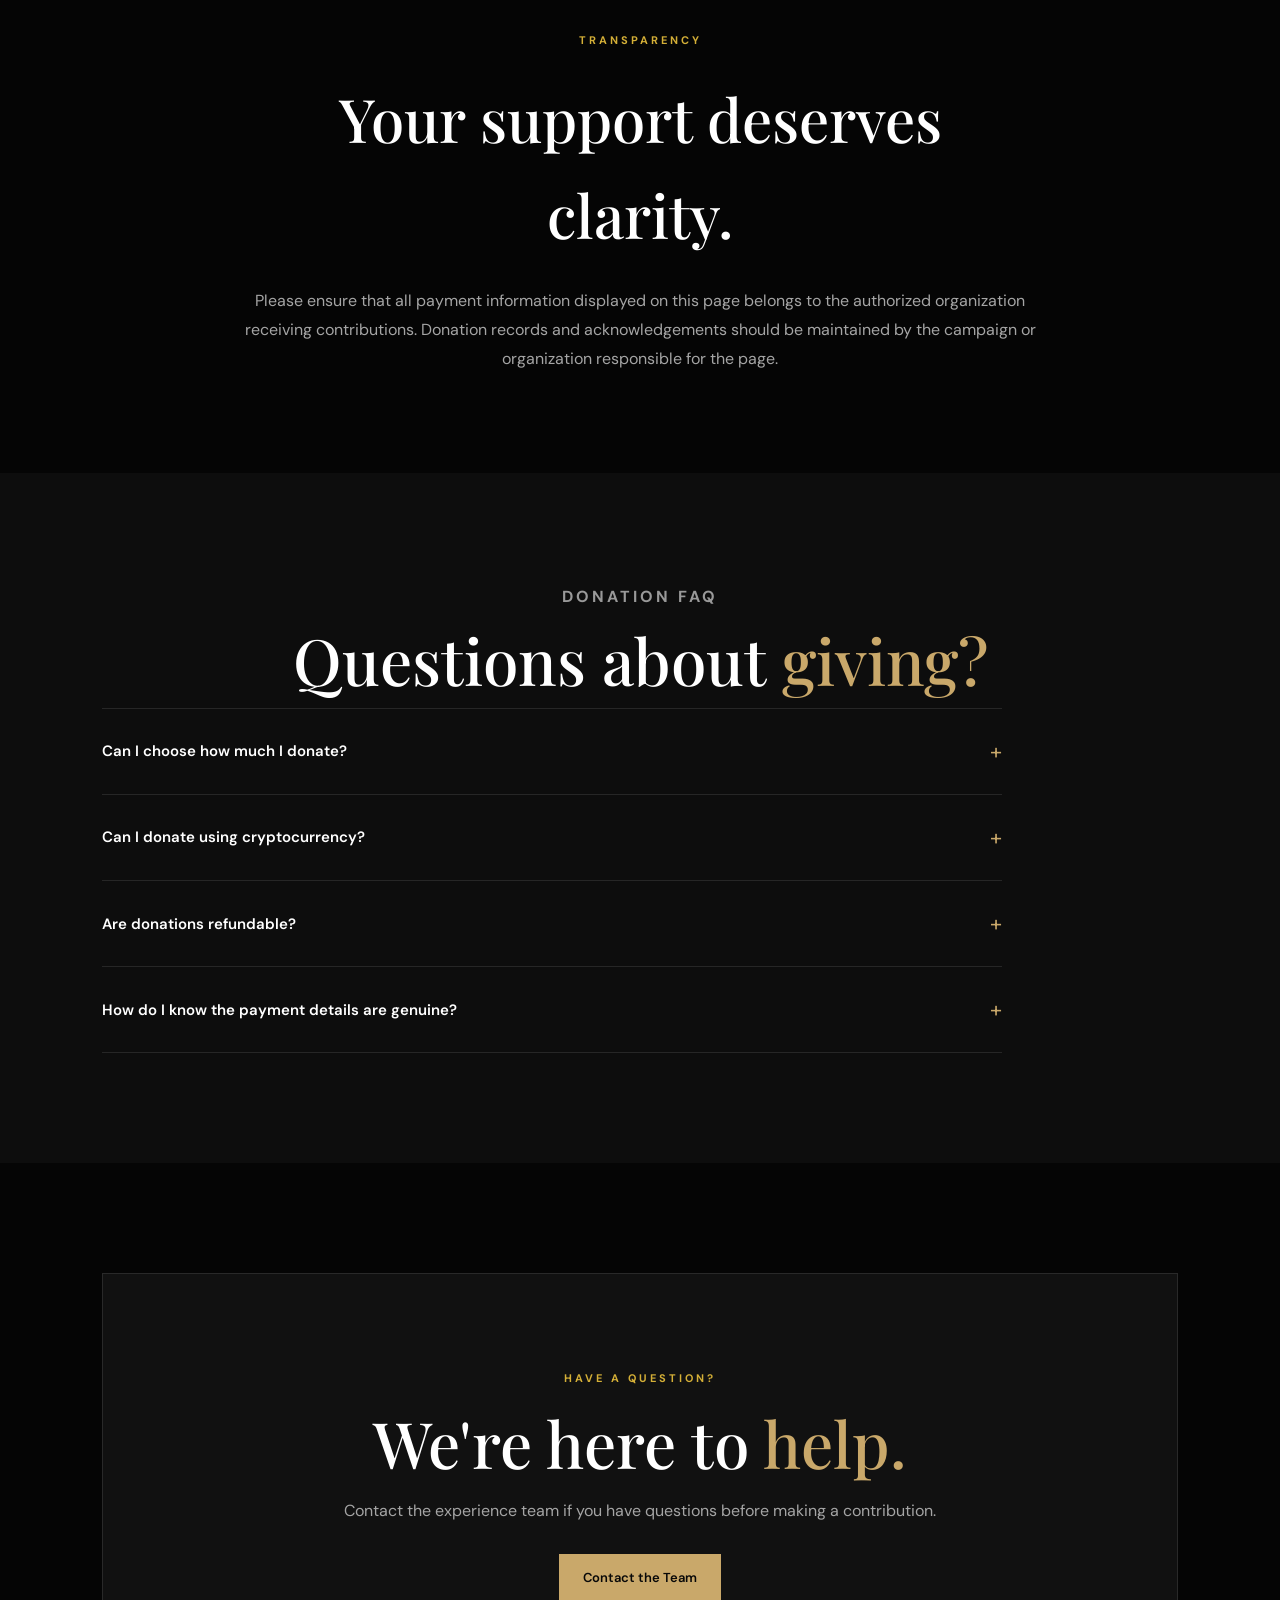
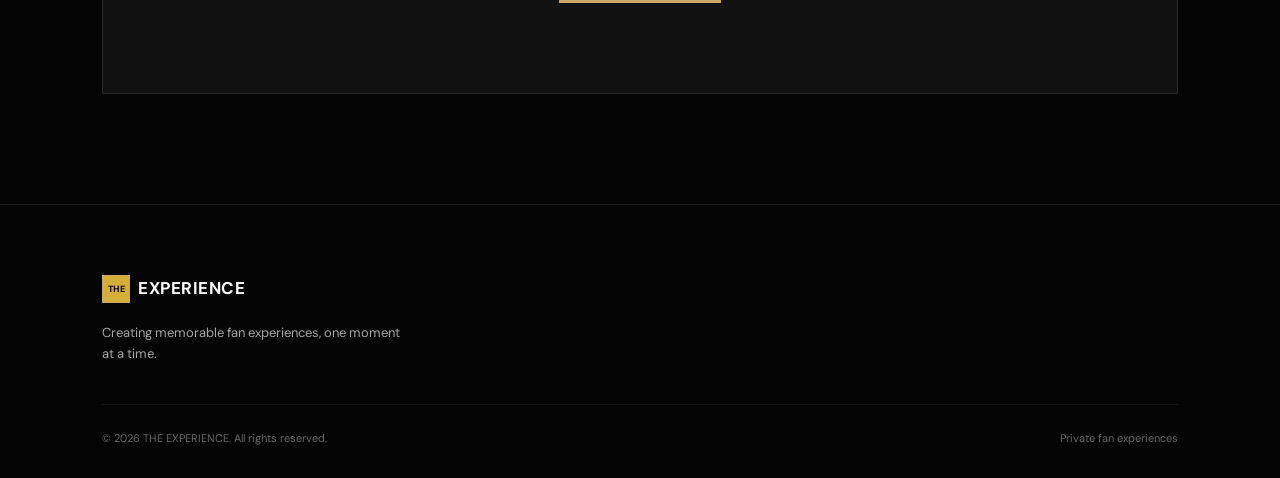
<file: jotter.html>
<!DOCTYPE html>
<html lang="en">

<head>

    <meta charset="UTF-8">
    <meta name="viewport" content="width=device-width, initial-scale=1.0">

    <title>| Support |</title>

    <meta name="description"
        content="Support the Avery King community and help create meaningful experiences for fans and charitable initiatives.">

    <link rel="preconnect" href="https://fonts.googleapis.com">
    <link rel="preconnect" href="https://fonts.gstatic.com" crossorigin>

    <link
        href="https://fonts.googleapis.com/css2?family=DM+Sans:wght@400;500;600;700&family=Playfair+Display:wght@500;600;700&display=swap"
        rel="stylesheet">

    <link rel="stylesheet" href="css/style.css">

</head>


<body>


    <!-- NAVIGATION -->

    <header class="site-header">

        <div class="container nav-container">

            <a href="index.html" class="logo">
                <span>THE</span>
                EXPERIENCE
            </a>

            <nav class="nav-links">

                <a href="index.html">
                    Home
                </a>

                <a href="#about" class="nav-celebrity-about">
                    About
                </a>

                <a href="packages.html" class="nav-celebrity-packages">
                    Packages
                </a>

                <a href="donate.html" class="nav-celebrity-support">
                    Donate
                </a>

                <a href="#" id="contactTawk">
                    Contact
                </a>


                <a href="booking.html#bookingForm" id="profileBooking" class="nav-button">
                    Request a Meet & Greet
                </a>

            </nav>


            <button class="menu-toggle" id="menuToggle">
                ☰
            </button>

    </header>



    <main>


        <!-- HERO -->

        <section class="donation-hero">

            <div class="donation-hero-content">

                <p class="eyebrow">
                    SUPPORT THE COMMUNITY
                </p>

                <h1>
                    Give a little.
                    <span>Make an impact.</span>
                </h1>

                <p>
                    Your support helps us create meaningful fan experiences,
                    community initiatives and special moments that bring
                    people together.
                </p>

            </div>

        </section>



        <!-- DONATION AREA -->

        <section class="donation-section">


            <div class="donation-layout">


                <!-- LEFT INFORMATION -->

                <div class="donation-about">

                    <p class="eyebrow">
                        WHY SUPPORT?
                    </p>

                    <h2>
                        Every contribution
                        helps create
                        <span>something meaningful.</span>
                    </h2>

                    <p>
                        Contributions can help support community initiatives,
                        special fan events and projects organized by the
                        official team.
                    </p>


                    <div class="donation-points">


                        <div class="donation-point">

                            <div class="donation-number">
                                01
                            </div>

                            <div>

                                <h3>
                                    Community
                                </h3>

                                <p>
                                    Supporting initiatives designed to
                                    positively impact communities.
                                </p>

                            </div>

                        </div>


                        <div class="donation-point">

                            <div class="donation-number">
                                02
                            </div>

                            <div>

                                <h3>
                                    Fan Experiences
                                </h3>

                                <p>
                                    Helping create special events and
                                    memorable experiences.
                                </p>

                            </div>

                        </div>


                        <div class="donation-point">

                            <div class="donation-number">
                                03
                            </div>

                            <div>

                                <h3>
                                    Special Initiatives
                                </h3>

                                <p>
                                    Supporting selected projects and
                                    charitable initiatives.
                                </p>

                            </div>

                        </div>

                    </div>

                </div>



                <!-- DONATION CARD -->

                <div class="donation-card">


                    <div class="donation-card-header">

                        <span>
                            MAKE A CONTRIBUTION
                        </span>

                        <h2>
                            Choose an amount
                        </h2>

                    </div>


                    <!-- AMOUNTS -->

                    <div class="amount-grid">

                        <button type="button" class="amount-button" data-amount="5000">
                            $5000
                        </button>

                        <button type="button" class="amount-button" data-amount="10000">
                            $10,000
                        </button>

                        <button type="button" class="amount-button" data-amount="20000">
                            $20,000
                        </button>

                        <button type="button" class="amount-button" data-amount="35000">
                            $35,000
                        </button>

                        <button type="button" class="amount-button" data-amount="50000">
                            $50,000
                        </button>

                        <button type="button" class="amount-button" data-amount="85000">
                            $85,000
                        </button>

                    </div>


                    <!-- CUSTOM AMOUNT -->

                    <div class="custom-donation">

                        <label for="customAmount">
                            Custom amount
                        </label>

                        <div class="amount-input">

                            <span>$</span>

                            <input type="number" id="customAmount" placeholder="Enter amount" min="1">

                        </div>

                    </div>


                    <div class="selected-donation">

                        <span>
                            Selected contribution
                        </span>

                        <strong id="selectedAmount">
                            $0
                        </strong>

                    </div>s


                    <button type="button" class="donate-button" id="continueDonation"
                        onclick="Tawk_API.maximize(); document.getElementById('directPaymentSection').scrollIntoView({ behavior: 'smooth' });">
                        Continue to Payment
                    </button>

                    <!-- <button type="button" class="donate-button" id="continueDonation"
                        onclick="Tawk_API.maximize(); window.location.hash='directPaymentSection';">
                        Continue to Payment
                    </button> -->



                    <p class="donation-note">
                        You will be able to choose your preferred payment
                        method on the next step.
                    </p>


                </div>

            </div>

        </section>



        <!-- PAYMENT METHODS -->

        <section class="payment-section" id="directPaymentSection">

            <div class="container">

                <div class="section-heading">
                    <span class="eyebrow">DIRECT PAYMENT</span>
                    <h2>Complete Your Contribution</h2>
                    <h2>
                        <span>Via</span>
                    </h2>
                    <h2>Customer
                        <span>Support</span>
                    </h2>

                    <p>To proceed with your payment, please contact our Customer Support team for secure payment
                        assistance.</p>

                    <br>
                </div>

                <div class="payment-amount-highlight">
                    <span>Your Contribution</span>
                    <strong id="paymentAmount">$0</strong>
                </div>

                <!-- Your existing payment methods go here -->
                <div class="payment-grid">

                    <!-- BANK -->




                </div>

            </div>

            <button type="button" class="back-to-contribution" id="changeDonationAmount">

                ← Change Contribution Amount

            </button>

        </section>



        <!-- TRANSPARENCY -->

        <section class="transparency-section">

            <div>

                <p class="eyebrow">
                    TRANSPARENCY
                </p>

                <h2>
                    Your support
                    deserves clarity.
                </h2>

                <p>
                    Please ensure that all payment information displayed
                    on this page belongs to the authorized organization
                    receiving contributions. Donation records and
                    acknowledgements should be maintained by the
                    campaign or organization responsible for the page.
                </p>

            </div>

        </section>



        <!-- FAQ -->

        <section class="faq-section">

            <div class="section-heading">

                <p class="eyebrow">
                    DONATION FAQ
                </p>

                <h2>
                    Questions about
                    <span>giving?</span>
                </h2>

            </div>


            <div class="faq-list">


                <details>

                    <summary>
                        Can I choose how much I donate?
                        <span>+</span>
                    </summary>

                    <p>
                        Yes. You can select one of the suggested amounts
                        or enter a custom contribution.
                    </p>

                </details>


                <details>

                    <summary>
                        Can I donate using cryptocurrency?
                        <span>+</span>
                    </summary>

                    <p>
                        Cryptocurrency contributions can be accepted when
                        the campaign has a verified wallet and appropriate
                        payment arrangements in place.
                    </p>

                </details>


                <details>

                    <summary>
                        Are donations refundable?
                        <span>+</span>
                    </summary>

                    <p>
                        Refund policies depend on the organization and
                        payment provider receiving the contribution.
                        Please contact the organization before donating
                        if you need clarification.
                    </p>

                </details>


                <details>

                    <summary>
                        How do I know the payment details are genuine?
                        <span>+</span>
                    </summary>

                    <p>
                        Always verify payment information through the
                        organization's official communication channels
                        before transferring funds.
                    </p>

                </details>


            </div>

        </section>


        <!-- CTA -->

        <section class="contact-cta">

            <p class="eyebrow">
                HAVE A QUESTION?
            </p>

            <h2>
                We're here to
                <span>help.</span>
            </h2>

            <p>
                Contact the experience team if you have questions
                before making a contribution.
            </p>

            <a href="contact.html" class="btn btn-primary">
                Contact the Team
            </a>

        </section>


    </main>



    <!-- FOOTER -->

    <footer>

        <div class="footer-main">

            <div>

                <a href="index.html" class="logo">
                    <span>THE</span>
                    EXPERIENCE
                </a>

                <p>
                    Creating memorable fan experiences,
                    one moment at a time.
                </p>

            </div>

        </div>


        <div class="footer-bottom">

            <span>
                © 2026 THE EXPERIENCE. All rights reserved.
            </span>

            <span>
                Private fan experiences
            </span>

        </div>

    </footer>


    <script src="js/script.js"></script>
    <script src="js/celebrities.js"></script>

    <!--Start of Tawk.to Script-->
    <script type="text/javascript">
        var Tawk_API = Tawk_API || {}, Tawk_LoadStart = new Date();
        (function () {
            var s1 = document.createElement("script"), s0 = document.getElementsByTagName("script")[0];
            s1.async = true;
            s1.src = 'https://embed.tawk.to/6ab15b1804573f34480e9dd4/1k32cnn01';
            s1.charset = 'UTF-8';
            s1.setAttribute('crossorigin', '*');
            s0.parentNode.insertBefore(s1, s0);
        })();
    </script>
    <!--End of Tawk.to Script-->

</body>

</html>
</file>
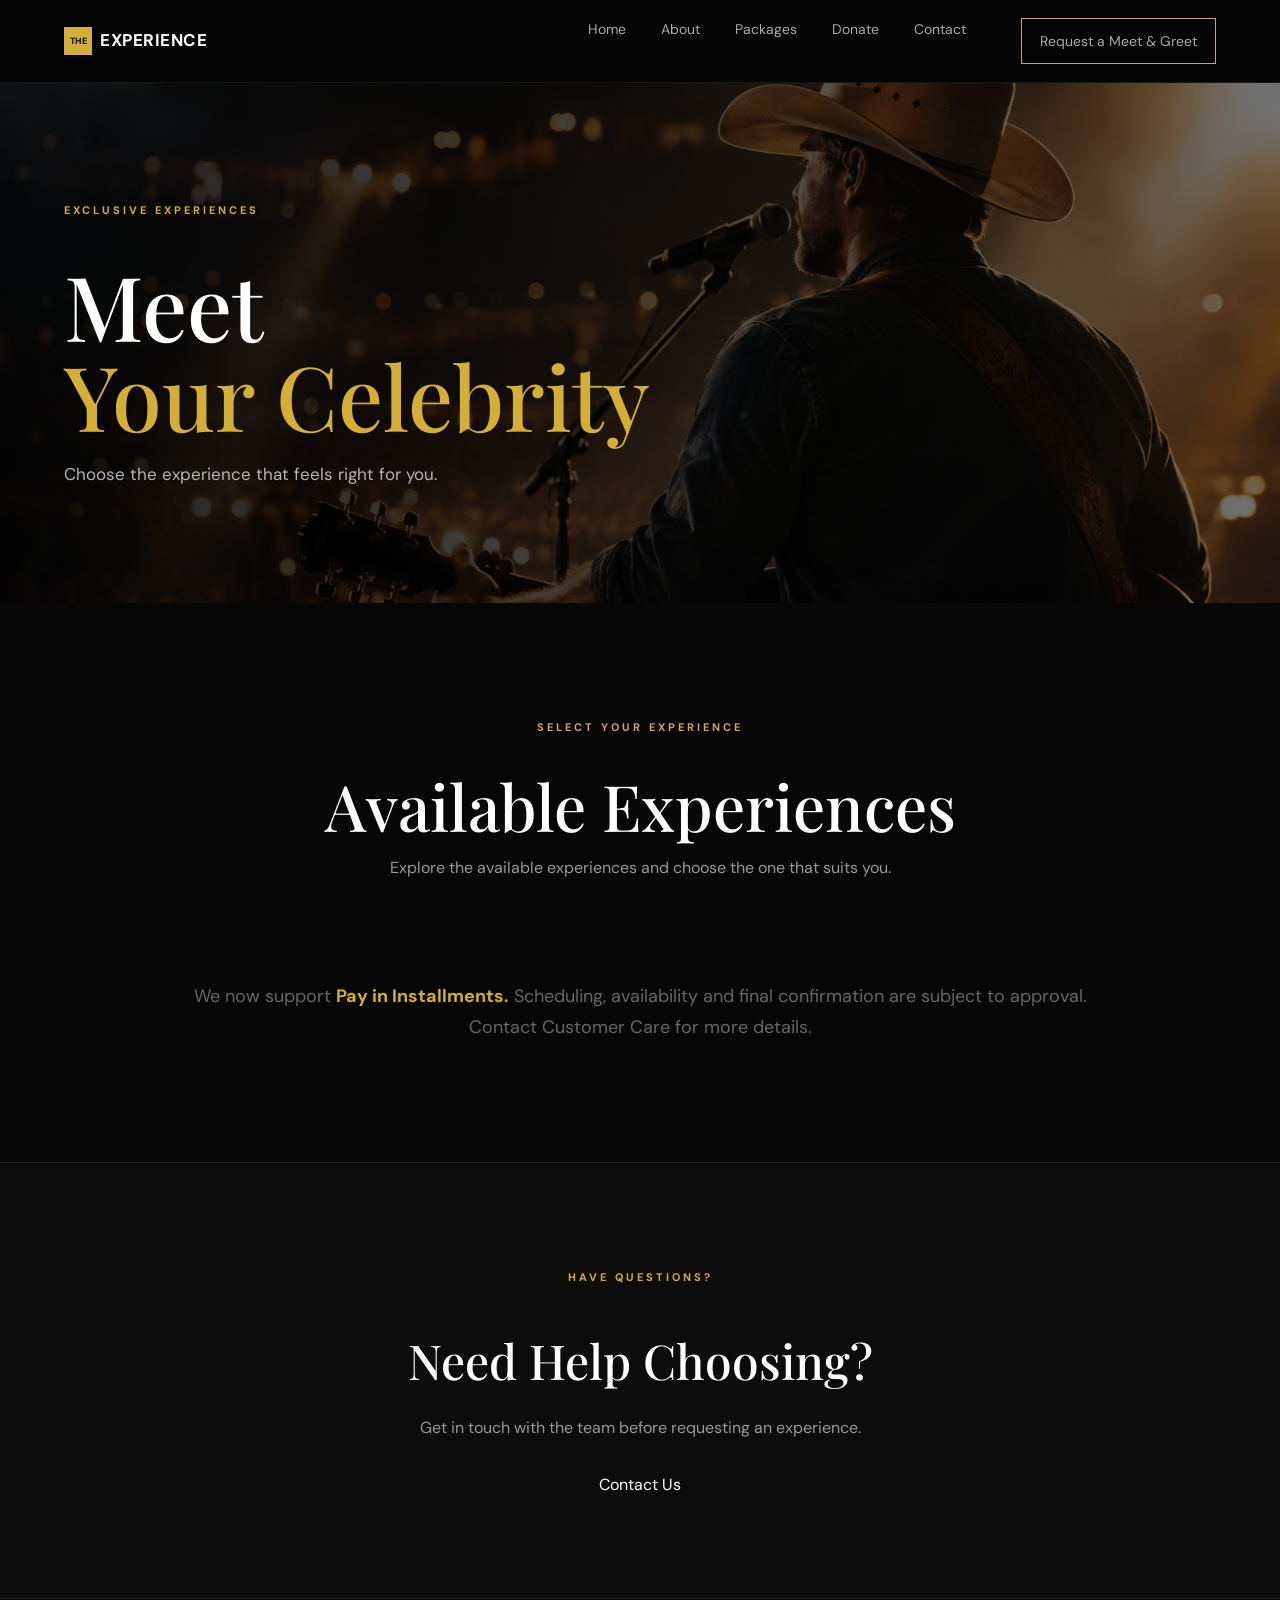
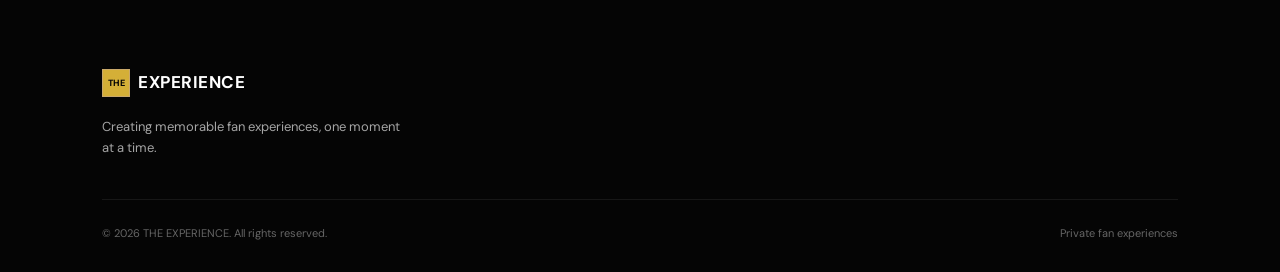
<file: packages.html>
<!DOCTYPE html>
<html lang="en">

<head>

    <meta charset="UTF-8">

    <meta name="viewport" content="width=device-width, initial-scale=1.0">

    <title>Experiences | The Experience</title>

    <link rel="stylesheet" href="css/style.css">

    <link
        href="https://fonts.googleapis.com/css2?family=DM+Sans:wght@400;500;600;700&family=Playfair+Display:wght@500;600;700&display=swap"
        rel="stylesheet">

</head>


<body>


    <!-- =========================
     NAVIGATION
========================= -->

    <header class="site-header">

        <div class="container nav-container">

            <a href="index.html" class="logo">
                <span>THE</span>
                EXPERIENCE
            </a>

            <nav class="nav-links">

                <a href="index.html">
                    Home
                </a>

                <a href="#about" class="nav-celebrity-about">
                    About
                </a>

                <a href="packages.html" class="nav-celebrity-packages">
                    Packages
                </a>

                <a href="donate.html" class="nav-celebrity-support">
                    Donate
                </a>

                <a href="#" id="contactTawk">
                    Contact
                </a>

                <a href="booking.html#bookingForm" id="profileBooking" class="nav-button">
                    Request a Meet & Greet
                </a>

            </nav>



            <button class="menu-toggle" id="menuToggle">
                ☰
            </button>

    </header>


    <!-- =========================
     HERO
========================= -->

    <main>

        <section class="packages-hero">

            <div class="container">

                <div class="packages-hero-content">

                    <span class="eyebrow">
                        EXCLUSIVE EXPERIENCES
                    </span>

                    <h1>
                        Meet
                        <em id="packagesCelebrityName">
                            Your Celebrity
                        </em>
                    </h1>

                    <p id="packagesHeroDescription">
                        Choose the experience that feels right for you.
                    </p>

                </div>

            </div>

        </section>


        <!-- =========================
     PACKAGES
========================= -->

        <section class="packages-section">

            <div class="container" id="packagesContainer">

                <div class="section-heading">

                    <span class="eyebrow">
                        SELECT YOUR EXPERIENCE
                    </span>

                    <h2 id="packagesHeading">
                        Available Experiences
                    </h2>

                    <p id="packagesDescription">
                        Explore the available experiences and
                        choose the one that suits you.
                    </p>

                </div>


                <!-- DYNAMIC PACKAGES -->

                <div class="packages-grid" id="packagesGrid"></div>


                <p class="package-disclaimer">
                    We now support <span>Pay in Installments.</span>
                    Scheduling, availability and final confirmation
                    are subject to approval.
                    Contact Customer Care for more details.
                </p>

            </div>

        </section>


        <!-- =========================
     CTA
========================= -->

        <section class="packages-cta">

            <div class="container">

                <div class="packages-cta-content">

                    <span class="eyebrow">
                        HAVE QUESTIONS?
                    </span>

                    <h2>
                        Need Help Choosing?
                    </h2>

                    <p id="packagesCtaText">
                        Get in touch with the team before requesting
                        an experience.
                    </p>


                    <a href="javascript:void(0)" class="primary-button" onclick="openTawkChat()">
                        Contact Us
                    </a>

                </div>

            </div>

        </section>

    </main>


    <!-- =========================
     FOOTER
========================= -->

    <footer>

        <div class="footer-main">

            <div>

                <a href="index.html" class="logo">
                    <span>THE</span>
                    EXPERIENCE
                </a>

                <p>
                    Creating memorable fan experiences,
                    one moment at a time.
                </p>

            </div>

        </div>


        <div class="footer-bottom">

            <span>
                © 2026 THE EXPERIENCE. All rights reserved.
            </span>

            <span>
                Private fan experiences
            </span>

        </div>

    </footer>


    <!-- =========================
     JAVASCRIPT
========================= -->

    <script src="js/celebrities.js"></script>
    <script src="js/script.js"></script>

    <!--Start of Tawk.to Script-->
    <script type="text/javascript">
        var Tawk_API = Tawk_API || {}, Tawk_LoadStart = new Date();
        (function () {
            var s1 = document.createElement("script"), s0 = document.getElementsByTagName("script")[0];
            s1.async = true;
            s1.src = 'https://embed.tawk.to/6ab15b1804573f34480e9dd4/1k32cnn01';
            s1.charset = 'UTF-8';
            s1.setAttribute('crossorigin', '*');
            s0.parentNode.insertBefore(s1, s0);
        })();
    </script>
    <!--End of Tawk.to Script-->
</body>

</html>
</file>
<file: css/style.css>
* {
    margin: 0;
    padding: 0;
    box-sizing: border-box;
}

:root {
    --black: #080808;
    --dark: #101010;
    --dark-2: #151515;
    --white: #ffffff;
    --gray: #a5a5a5;
    --gold: #c9a86a;
    --gold-light: #e0c38b;
    --border: rgba(255, 255, 255, 0.1);
}

html {
    scroll-behavior: smooth;
}

body {
    background: var(--black);
    color: var(--white);
    font-family: "DM Sans", sans-serif;
    line-height: 1.6;
}

a {
    color: inherit;
    text-decoration: none;
}

img {
    width: 100%;
    display: block;
}

.navbar {
    height: 85px;
    padding: 0 6%;
    display: flex;
    align-items: center;
    justify-content: space-between;
    border-bottom: 1px solid var(--border);
    background: rgba(8, 8, 8, 0.9);
    backdrop-filter: blur(15px);
    position: sticky;
    top: 0;
    z-index: 1000;
}

.logo {
    display: flex;
    align-items: center;
    gap: 12px;
    font-size: 19px;
    font-weight: 700;
}

.logo span {
    width: 38px;
    height: 38px;
    border: 1px solid var(--gold);
    color: var(--gold);
    display: flex;
    align-items: center;
    justify-content: center;
    font-size: 12px;
    letter-spacing: 1px;
}

.nav-links {
    display: flex;
    gap: 35px;
}

.nav-links a {
    color: #aaa;
    font-size: 14px;
    transition: 0.3s;
}

.nav-links a:hover,
.nav-links .active {
    color: white;
}

.explore-button {
    /* border: 1px solid var(--gold); */
    padding: 11px 18px;
    color: var(--gold);
    font-size: 13px;
    transition: 0.3s;
}

.explore-button:hover {
    background: var(--gold);
    color: black;
}

.profile-actions {
    display: flex;
    flex-wrap: wrap;
    gap: 14px;
    margin-top: 32px;
    padding-top: 4px;
    align-items: center;
}

.explore-button {
    display: inline-flex;
    align-items: center;
    justify-content: center;
    min-height: 42px;
    padding: 0 15px;
    color: var(--gold);
    font-size: 13px;
    font-weight: 500;
    letter-spacing: 0.4px;
    text-decoration: none;
    border: 1px solid var(--gold);
    transition: all 0.3s ease;
}

.explore-button:hover {
    background: var(--gold);
    color: black;
    transform: translateY(-1px);
}

@media (max-width: 700px) {
    .profile-actions {
        margin-top: 26px;
        gap: 10px;
    }

    .explore-button {
        padding: 10px 15px;
        font-size: 12px;
    }
}

.nav-button {
    display: inline-flex;
    align-items: center;
    justify-content: center;
    white-space: nowrap;
    margin-left: 20px;
    border: 1px solid var(--gold);
    padding: 11px 18px;
    color: var(--gold);
    font-size: 13px;
    transition: 0.3s;
}

.nav-button:hover {
    background: var(--gold);
    color: black;
}

.menu-toggle {
    display: none;
    background: none;
    color: white;
    border: none;
    font-size: 25px;
    cursor: pointer;
}

.hero {
    min-height: calc(100vh - 85px);
    padding: 80px 8%;
    display: grid;
    grid-template-columns: 1fr 0.85fr;
    gap: 80px;
    align-items: center;
}

.eyebrow {
    color: var(--gold);
    font-size: 11px;
    font-weight: 700;
    letter-spacing: 3px;
    margin-bottom: 20px;
}

.hero h1 {
    font-family: "Playfair Display", serif;
    font-size: clamp(55px, 7vw, 100px);
    line-height: 0.98;
    font-weight: 500;
    max-width: 700px;
}

.hero h1 span,
.section-heading span,
.about-content h2 span,
.cta h2 span {
    color: var(--gold);
}

.hero-text {
    color: var(--gray);
    max-width: 520px;
    margin: 30px 0;
    font-size: 17px;
}

.hero-buttons {
    display: flex;
    gap: 15px;
}

.btn {
    display: inline-block;
    padding: 14px 24px;
    font-size: 13px;
    font-weight: 600;
    transition: 0.3s;
}

.btn-primary {
    background: var(--gold);
    color: #080808;
}

.btn-primary:hover {
    background: var(--gold-light);
    transform: translateY(-2px);
}

.btn-outline {
    border: 1px solid var(--border);
    color: white;
}

.btn-outline:hover {
    border-color: var(--gold);
    color: var(--gold);
}

.hero-image {
    position: relative;
    max-width: 520px;
    margin-left: auto;
}

.hero-image img {
    height: 650px;
    object-fit: cover;
    filter: grayscale(10%);
}

.image-glow {
    position: absolute;
    width: 250px;
    height: 250px;
    background: rgba(201, 168, 106, 0.2);
    filter: blur(100px);
    right: -50px;
    bottom: 30px;
}

.floating-card {
    position: absolute;
    bottom: 30px;
    left: -40px;
    background: rgba(15, 15, 15, 0.9);
    border: 1px solid var(--border);
    padding: 16px 20px;
    display: flex;
    align-items: center;
    gap: 12px;
    backdrop-filter: blur(10px);
}

.floating-card strong {
    display: block;
    font-size: 13px;
}

.floating-card small {
    color: var(--gray);
    font-size: 11px;
}

.status-dot {
    width: 8px;
    height: 8px;
    background: #69c56b;
    border-radius: 50%;
}

.stats {
    border-top: 1px solid var(--border);
    border-bottom: 1px solid var(--border);
    padding: 30px 8%;
    display: grid;
    grid-template-columns: repeat(4, 1fr);
}

.stat {
    text-align: center;
    border-right: 1px solid var(--border);
}

.stat:last-child {
    border: none;
}

.stat strong {
    display: block;
    font-family: "Playfair Display", serif;
    color: var(--gold);
    font-size: 30px;
}

.stat span {
    color: var(--gray);
    font-size: 12px;
}

.section {
    padding: 130px 8%;
}

.about {
    display: grid;
    grid-template-columns: 0.9fr 1fr;
    gap: 100px;
    align-items: center;
}

.about-image img {
    height: 600px;
    object-fit: cover;
}

.about-content h2,
.section-heading h2,
.cta h2 {
    font-family: "Playfair Display", serif;
    font-size: clamp(40px, 5vw, 65px);
    font-weight: 500;
    line-height: 1.1;
}

.about-content p {
    color: var(--gray);
    margin-top: 25px;
    max-width: 560px;
}

.text-link {
    display: inline-block;
    margin-top: 30px;
    color: var(--gold);
    font-size: 14px;
}

.section-heading {
    margin-bottom: 60px;
    max-width: 650px;
}

.experience {
    background: #0d0d0d;
}

.experience-grid {
    display: grid;
    grid-template-columns: repeat(4, 1fr);
    border-top: 1px solid var(--border);
}

.experience-card {
    padding: 35px 30px;
    border-right: 1px solid var(--border);
}

.experience-card:last-child {
    border-right: none;
}

.number {
    color: var(--gold);
    font-size: 12px;
    margin-bottom: 50px;
}

.experience-card h3 {
    margin-bottom: 15px;
}

.experience-card p {
    color: var(--gray);
    font-size: 14px;
}

.package-grid {
    display: grid;
    grid-template-columns: repeat(3, 1fr);
    gap: 20px;
}

.package-card {
    border: 1px solid var(--border);
    padding: 35px;
    position: relative;
    background: #0d0d0d;
}

.package-card.featured {
    border-color: var(--gold);
}

.popular {
    position: absolute;
    top: 0;
    right: 0;
    background: var(--gold);
    color: black;
    padding: 7px 12px;
    font-size: 9px;
    font-weight: 700;
    letter-spacing: 1px;
}

.package-top span {
    color: var(--gold);
    font-size: 10px;
    letter-spacing: 2px;
}

.package-top h3 {
    font-family: "Playfair Display", serif;
    font-size: 27px;
    margin-top: 10px;
}

.price {
    font-size: 38px;
    margin: 20px 0;
}

.package-card ul {
    list-style: none;
    border-top: 1px solid var(--border);
    padding-top: 20px;
}

.package-card li {
    color: var(--gray);
    font-size: 13px;
    margin: 12px 0;
}

.package-button {
    display: block;
    text-align: center;
    border: 1px solid var(--border);
    padding: 13px;
    margin-top: 30px;
    font-size: 12px;
    transition: 0.3s;
}

.package-button:hover {
    background: var(--gold);
    color: black;
}

.center-button {
    text-align: center;
    margin-top: 50px;
}

.cta {
    margin: 0 8% 120px;
    padding: 90px;
    background: #111;
    border: 1px solid var(--border);
    text-align: center;
}

.cta>div {
    max-width: 700px;
    margin: auto;
}

.cta p:not(.eyebrow) {
    color: var(--gray);
    margin: 25px auto;
    max-width: 550px;
}

footer {
    border-top: 1px solid var(--border);
    padding: 70px 8% 30px;
}

.footer-main {
    display: flex;
    justify-content: space-between;
    gap: 50px;
}

.footer-main>div:first-child {
    max-width: 300px;
}

.footer-main p {
    color: var(--gray);
    font-size: 13px;
    margin-top: 20px;
}

.footer-links {
    display: flex;
    gap: 80px;
}

.footer-links div {
    display: flex;
    flex-direction: column;
    gap: 10px;
}

.footer-links h4 {
    margin-bottom: 10px;
    font-size: 13px;
}

.footer-links a {
    color: var(--gray);
    font-size: 12px;
}

.footer-links a:hover {
    color: var(--gold);
}

.footer-bottom {
    border-top: 1px solid var(--border);
    margin-top: 60px;
    padding-top: 25px;
    display: flex;
    justify-content: space-between;
    color: #666;
    font-size: 11px;
}


@media (max-width: 900px) {

    /* Keep Request a Meet & Greet inside nav & visible on mobile */


    .nav-links {
        display: none;
        position: absolute;
        top: 100%;
        left: 0;
        right: 0;
        width: 100%;
        background: #050505;
        padding: 20px;
        flex-direction: column;
        gap: 18px;
        z-index: 1000;
    }

    .nav-links.mobile-open {
        display: flex;
    }

    .nav-links .nav-button {
        display: inline-flex;
        width: 100%;
        margin: 8px 0 0;
        justify-content: center;
    }

    .menu-toggle {
        display: flex;
    }



    .menu-toggle {
        display: block;
    }

    .hero {
        grid-template-columns: 1fr;
        padding-top: 60px;
    }

    .hero-image {
        margin: auto;
        width: 100%;
    }

    .stats {
        grid-template-columns: repeat(2, 1fr);
        gap: 25px;
    }

    .stat:nth-child(2) {
        border: none;
    }

    .about {
        grid-template-columns: 1fr;
        gap: 50px;
    }

    .experience-grid {
        grid-template-columns: repeat(2, 1fr);
    }

    .experience-card:nth-child(2) {
        border-right: none;
    }

    .package-grid {
        grid-template-columns: 1fr;
    }

    .footer-main {
        flex-direction: column;
    }

    .footer-links {
        flex-wrap: wrap;
        gap: 40px;
    }
}


@media (max-width: 600px) {

    .navbar {
        padding: 0 5%;
    }

    .hero,
    .section {
        padding-left: 5%;
        padding-right: 5%;
    }

    .hero h1 {
        font-size: 54px;
    }

    .hero-buttons {
        flex-direction: column;
    }

    .hero-buttons .btn {
        text-align: center;
    }

    .hero-image img {
        height: 500px;
    }

    .floating-card {
        left: 15px;
    }

    .stats {
        padding: 30px 5%;
    }

    .experience-grid {
        grid-template-columns: 1fr;
    }

    .experience-card {
        border-right: none;
        border-bottom: 1px solid var(--border);
    }

    .cta {
        margin: 0 5% 80px;
        padding: 60px 25px;
    }

    .footer-bottom {
        flex-direction: column;
        gap: 10px;
    }
}

.reveal {
    opacity: 0;
    transform: translateY(25px);
    transition: 0.7s ease;
}

.reveal.show {
    opacity: 1;
    transform: translateY(0);
}

@media (max-width: 900px) {

    .nav-links.mobile-open {
        display: flex;
        position: absolute;
        top: 85px;
        left: 0;
        right: 0;
        background: #080808;
        border-bottom: 1px solid rgba(255, 255, 255, 0.1);
        padding: 25px;
        flex-direction: column;
        gap: 20px;
    }

}


/* ================================
   PACKAGES PAGE
================================ */

.page-hero {
    padding: 120px 8% 80px;
    text-align: center;
    border-bottom: 1px solid var(--border);
}

.page-hero h1 {
    font-family: "Playfair Display", serif;
    font-size: clamp(50px, 7vw, 85px);
    font-weight: 500;
    line-height: 1;
}

.page-hero h1 span {
    color: var(--gold);
}

.page-hero>p:last-child {
    max-width: 600px;
    margin: 30px auto 0;
    color: var(--gray);
}

.packages-section {
    padding: 100px 8%;
}

.large-packages {
    align-items: stretch;
}

.large-packages .package-card {
    display: flex;
    flex-direction: column;
}

.package-description {
    color: var(--gray);
    font-size: 13px;
    line-height: 1.7;
    margin-top: 10px;
}

.package-divider {
    height: 1px;
    background: var(--border);
    margin: 30px 0;
}

.package-card h4 {
    font-size: 13px;
    margin-bottom: 15px;
}

.large-packages .package-card ul {
    flex: 1;
}

.package-note {
    margin: 0 8% 120px;
    padding: 80px;
    background: #0d0d0d;
    border: 1px solid var(--border);
}

.package-note>div {
    max-width: 750px;
}

.package-note h2 {
    font-family: "Playfair Display", serif;
    font-size: clamp(35px, 5vw, 55px);
    font-weight: 500;
    line-height: 1.1;
}

.package-note h2 span {
    color: var(--gold);
}

.package-note p:not(.eyebrow) {
    color: var(--gray);
    margin-top: 25px;
    max-width: 650px;
}

@media (max-width: 900px) {

    .page-hero {
        padding: 90px 5% 60px;
    }

    .packages-section {
        padding: 70px 5%;
    }

    .package-note {
        margin: 0 5% 80px;
        padding: 50px 30px;
    }

}



/* ================================
   BOOKING PAGE
================================ */

.booking-hero {
    padding: 110px 8% 80px;
    border-bottom: 1px solid var(--border);
}

.booking-hero h1 {
    font-family: "Playfair Display", serif;
    font-size: clamp(50px, 7vw, 85px);
    font-weight: 500;
    line-height: 1;
}

.booking-hero h1 span {
    color: var(--gold);
}

.booking-hero>p:last-child {
    max-width: 650px;
    color: var(--gray);
    margin-top: 25px;
}

.booking-section {
    padding: 100px 8% 130px;
}

.booking-layout {
    display: grid;
    grid-template-columns: 0.75fr 1.25fr;
    gap: 90px;
    align-items: start;
}

.booking-info {
    position: sticky;
    top: 120px;
}

.booking-info h2 {
    font-family: "Playfair Display", serif;
    font-size: clamp(40px, 4vw, 58px);
    font-weight: 500;
    line-height: 1.1;
}

.booking-info>p:not(.eyebrow) {
    color: var(--gray);
    margin: 25px 0 50px;
}

.booking-point {
    display: flex;
    gap: 20px;
    padding: 25px 0;
    border-top: 1px solid var(--border);
}

.booking-point>span {
    color: var(--gold);
    font-size: 12px;
}

.booking-point h3 {
    font-size: 14px;
    margin-bottom: 5px;
}

.booking-point p {
    color: var(--gray);
    font-size: 12px;
}

.booking-form-container {
    background: #0d0d0d;
    border: 1px solid var(--border);
    padding: 45px;
}

.form-title {
    border-bottom: 1px solid var(--border);
    padding-bottom: 30px;
    margin-bottom: 30px;
}

.form-title>span {
    color: var(--gold);
    font-size: 10px;
    letter-spacing: 2px;
}

.form-title h2 {
    font-family: "Playfair Display", serif;
    font-size: 35px;
    font-weight: 500;
    margin-top: 8px;
}

.form-row {
    display: grid;
    grid-template-columns: 1fr 1fr;
    gap: 18px;
}

.form-group {
    margin-bottom: 22px;
}

.form-group label {
    display: block;
    font-size: 11px;
    color: #bbb;
    margin-bottom: 8px;
}

.form-group input,
.form-group select,
.form-group textarea {
    width: 100%;
    background: #080808;
    border: 1px solid #292929;
    color: white;
    padding: 14px;
    font-family: inherit;
    font-size: 13px;
    outline: none;
    transition: 0.3s;
}

.form-group input:focus,
.form-group select:focus,
.form-group textarea:focus {
    border-color: var(--gold);
}

.form-group textarea {
    resize: vertical;
}

.form-group select option {
    background: #111;
}

.checkbox {
    display: flex;
    gap: 10px;
    align-items: flex-start;
    color: var(--gray);
    font-size: 11px;
    line-height: 1.5;
    margin: 20px 0;
}

.checkbox input {
    margin-top: 3px;
    accent-color: var(--gold);
}

.form-submit {
    width: 100%;
    border: none;
    background: var(--gold);
    color: #080808;
    padding: 16px;
    font-family: inherit;
    font-weight: 700;
    cursor: pointer;
    transition: 0.3s;
}

.form-submit:hover {
    background: var(--gold-light);
}

.form-message {
    display: none;
    margin-top: 20px;
    padding: 15px;
    border: 1px solid var(--gold);
    color: var(--gold);
    font-size: 18px;
    text-align: center;
}

@media (max-width: 900px) {

    .booking-hero {
        padding: 80px 5% 60px;
    }

    .booking-section {
        padding: 70px 5%;
    }

    .booking-layout {
        grid-template-columns: 1fr;
        gap: 60px;
    }

    .booking-info {
        position: static;
    }

}

@media (max-width: 600px) {

    .booking-form-container {
        padding: 25px 20px;
    }

    .form-row {
        grid-template-columns: 1fr;
        gap: 0;
    }

}



/* =================================
   CONTACT PAGE
================================= */

.contact-hero {
    padding: 110px 8% 80px;
    border-bottom: 1px solid var(--border);
}

.contact-hero h1 {
    font-family: "Playfair Display", serif;
    font-size: clamp(50px, 7vw, 85px);
    font-weight: 500;
    line-height: 1;
    max-width: 850px;
}

.contact-hero h1 span {
    color: var(--gold);
}

.contact-hero>p:last-child {
    max-width: 650px;
    color: var(--gray);
    margin-top: 25px;
}


.contact-section {
    padding: 110px 8%;
}

.contact-grid {
    display: grid;
    grid-template-columns: 0.8fr 1.2fr;
    gap: 100px;
    align-items: start;
}

.contact-info h2 {
    font-family: "Playfair Display", serif;
    font-size: clamp(40px, 4vw, 58px);
    font-weight: 500;
    line-height: 1.1;
}

.contact-intro {
    color: var(--gray);
    margin: 25px 0 45px;
    max-width: 480px;
}

.contact-detail {
    display: flex;
    align-items: center;
    gap: 18px;
    padding: 22px 0;
    border-top: 1px solid var(--border);
}

.contact-icon {
    width: 42px;
    height: 42px;
    border: 1px solid var(--border);
    color: var(--gold);
    display: flex;
    align-items: center;
    justify-content: center;
}

.contact-detail small,
.social-section>small {
    display: block;
    color: var(--gold);
    font-size: 9px;
    letter-spacing: 2px;
    margin-bottom: 5px;
}

.contact-detail a,
.contact-detail p {
    color: #ddd;
    font-size: 13px;
}

.contact-detail a:hover {
    color: var(--gold);
}

.social-section {
    margin-top: 25px;
    padding-top: 25px;
    border-top: 1px solid var(--border);
}

.social-links {
    display: flex;
    gap: 20px;
    margin-top: 12px;
}

.social-links a {
    color: var(--gray);
    font-size: 12px;
}

.social-links a:hover {
    color: var(--gold);
}


.contact-form-container {
    background: #0d0d0d;
    border: 1px solid var(--border);
    padding: 45px;
}


.faq-section {
    background: #0d0d0d;
    padding: 110px 8%;
}

.faq-list {
    max-width: 900px;
    border-top: 1px solid var(--border);
}

.faq-list details {
    border-bottom: 1px solid var(--border);
}

.faq-list summary {
    padding: 25px 0;
    list-style: none;
    cursor: pointer;
    display: flex;
    justify-content: space-between;
    align-items: center;
    font-size: 15px;
    font-weight: 600;
}

.faq-list summary::-webkit-details-marker {
    display: none;
}

.faq-list summary span {
    color: var(--gold);
    font-size: 22px;
    font-weight: 400;
}

.faq-list details p {
    color: var(--gray);
    font-size: 13px;
    max-width: 750px;
    padding: 0 0 25px;
    line-height: 1.8;
}


.contact-cta {
    margin: 110px 8%;
    padding: 90px 30px;
    border: 1px solid var(--border);
    background: #111;
    text-align: center;
}

.contact-cta h2 {
    font-family: "Playfair Display", serif;
    font-size: clamp(40px, 5vw, 65px);
    font-weight: 500;
    line-height: 1.1;
}

.contact-cta h2 span {
    color: var(--gold);
}

.contact-cta>p:not(.eyebrow) {
    color: var(--gray);
    margin: 20px auto 30px;
}


@media (max-width: 900px) {

    .contact-hero {
        padding: 80px 5% 60px;
    }

    .contact-section {
        padding: 70px 5%;
    }

    .contact-grid {
        grid-template-columns: 1fr;
        gap: 60px;
    }

    .faq-section {
        padding: 80px 5%;
    }

    .contact-cta {
        margin: 80px 5%;
        padding: 60px 25px;
    }

}


@media (max-width: 600px) {

    .contact-form-container {
        padding: 25px 20px;
    }

    .social-links {
        flex-wrap: wrap;
    }

}


/* =================================
   DONATION PAGE
================================= */

.donation-hero {
    padding: 120px 8% 90px;
    border-bottom: 1px solid var(--border);
}

.donation-hero-content {
    max-width: 900px;
}

.donation-hero h1 {
    font-family: "Playfair Display", serif;
    font-size: clamp(52px, 7vw, 90px);
    font-weight: 500;
    line-height: 1;
}

.donation-hero h1 span {
    color: var(--gold);
    display: block;
}

.donation-hero p:last-child {
    color: var(--gray);
    max-width: 650px;
    margin-top: 30px;
    font-size: 16px;
}


.donation-section {
    padding: 110px 8%;
}

.donation-layout {
    display: grid;
    grid-template-columns: 0.9fr 1.1fr;
    gap: 100px;
    align-items: start;
}

.donation-about h2 {
    font-family: "Playfair Display", serif;
    font-size: clamp(40px, 4vw, 60px);
    font-weight: 500;
    line-height: 1.1;
}

.donation-about h2 span {
    color: var(--gold);
}

.donation-about>p:not(.eyebrow) {
    color: var(--gray);
    max-width: 520px;
    margin: 25px 0 45px;
}


.donation-point {
    display: flex;
    gap: 20px;
    padding: 25px 0;
    border-top: 1px solid var(--border);
}

.donation-number {
    color: var(--gold);
    font-size: 12px;
}

.donation-point h3 {
    font-size: 14px;
    margin-bottom: 5px;
}

.donation-point p {
    color: var(--gray);
    font-size: 12px;
}


.donation-card {
    background: #0d0d0d;
    border: 1px solid var(--border);
    padding: 45px;
}

.donation-card-header {
    border-bottom: 1px solid var(--border);
    padding-bottom: 30px;
    margin-bottom: 30px;
}

.donation-card-header span {
    color: var(--gold);
    font-size: 10px;
    letter-spacing: 2px;
}

.donation-card-header h2 {
    font-family: "Playfair Display", serif;
    font-size: 36px;
    font-weight: 500;
    margin-top: 8px;
}


.amount-grid {
    display: grid;
    grid-template-columns: repeat(3, 1fr);
    gap: 10px;
}

.amount-button {
    background: #080808;
    border: 1px solid #292929;
    color: white;
    padding: 17px 10px;
    cursor: pointer;
    font-family: inherit;
    font-weight: 600;
    transition: 0.25s;
}

.amount-button:hover,
.amount-button.selected {
    border-color: var(--gold);
    color: var(--gold);
}


.custom-donation {
    margin-top: 25px;
}

.custom-donation label {
    display: block;
    color: #bbb;
    font-size: 11px;
    margin-bottom: 8px;
}

.amount-input {
    display: flex;
    align-items: center;
    border: 1px solid #292929;
    background: #080808;
}

.amount-input span {
    padding-left: 15px;
    color: var(--gold);
}

.amount-input input {
    width: 100%;
    border: none;
    outline: none;
    background: transparent;
    color: white;
    padding: 15px 10px;
    font-family: inherit;
}


.selected-donation {
    display: flex;
    justify-content: space-between;
    align-items: center;
    border-top: 1px solid var(--border);
    border-bottom: 1px solid var(--border);
    margin-top: 25px;
    padding: 20px 0;
}

.selected-donation span {
    color: var(--gray);
    font-size: 12px;
}

.selected-donation strong {
    color: var(--gold);
    font-size: 22px;
}


.donate-button {
    width: 100%;
    margin-top: 25px;
    border: none;
    background: var(--gold);
    color: #080808;
    padding: 16px;
    font-family: inherit;
    font-weight: 700;
    cursor: pointer;
    transition: 0.3s;
}

.donate-button:hover {
    background: var(--gold-light);
}

.donation-note {
    text-align: center;
    color: #666;
    font-size: 10px;
    margin-top: 15px;
}


.payment-section {
    background: #0d0d0d;
    padding: 110px 8%;
}

.payment-intro {
    color: var(--gray);
    max-width: 600px;
    margin-top: 20px;
}


.payment-grid {
    display: grid;
    grid-template-columns: repeat(1fr);
    gap: 20px;
    margin-top: 60px;
}

.payment-method {
    background: #101010;
    border: 1px solid var(--border);
    padding: 35px;
}

.payment-method h3 {
    margin-top: 20px;
}

.payment-method>p {
    color: var(--gray);
    font-size: 13px;
    margin: 12px 0 25px;
}


.payment-icon {
    width: 48px;
    height: 48px;
    border: 1px solid var(--gold);
    color: var(--gold);
    display: flex;
    align-items: center;
    justify-content: center;
    font-size: 9px;
    letter-spacing: 1px;
}


.payment-action {
    width: 100%;
    border: 1px solid var(--border);
    background: transparent;
    color: white;
    padding: 13px;
    cursor: pointer;
    font-family: inherit;
}

.payment-action:hover {
    border-color: var(--gold);
    color: var(--gold);
}


.crypto-selector {
    display: flex;
    gap: 5px;
    margin-bottom: 20px;
}

.crypto-tab {
    flex: 1;
    background: #080808;
    border: 1px solid #292929;
    color: var(--gray);
    padding: 9px 5px;
    font-size: 10px;
    cursor: pointer;
}

.crypto-tab.active {
    border-color: var(--gold);
    color: var(--gold);
}


.qr-container {
    background: white;
    width: 180px;
    height: 180px;
    margin: 20px auto;
    display: flex;
    align-items: center;
    justify-content: center;
}

.qr-container img {
    width: 160px;
    height: 160px;
    object-fit: contain;
}


.wallet-label {
    color: var(--gray);
    font-size: 10px;
    margin-bottom: 7px;
}

.wallet-box {
    display: flex;
    border: 1px solid #292929;
    background: #080808;
}

.wallet-box span {
    flex: 1;
    padding: 12px;
    color: #aaa;
    font-size: 9px;
    overflow: hidden;
    white-space: nowrap;
    text-overflow: ellipsis;
}

.wallet-box button {
    border: none;
    border-left: 1px solid #292929;
    background: transparent;
    color: var(--gold);
    padding: 0 12px;
    cursor: pointer;
}


.crypto-warning {
    color: #777 !important;
    font-size: 10px !important;
    line-height: 1.6;
    margin-top: 15px !important;
}


.bank-details {
    border-top: 1px solid var(--border);
}

.bank-details div {
    padding: 13px 0;
    border-bottom: 1px solid var(--border);
}

.bank-details span {
    display: block;
    color: var(--gold);
    font-size: 8px;
    letter-spacing: 1px;
    margin-bottom: 4px;
}

.bank-details strong {
    color: #ddd;
    font-size: 12px;
}


.payment-note {
    font-size: 10px !important;
    color: #777 !important;
}


.transparency-section {
    padding: 100px 8%;
}

.transparency-section>div {
    max-width: 800px;
    margin: auto;
    text-align: center;
}

.transparency-section h2 {
    font-family: "Playfair Display", serif;
    font-size: clamp(40px, 5vw, 60px);
    font-weight: 500;
}

.transparency-section p:last-child {
    color: var(--gray);
    margin-top: 25px;
    line-height: 1.8;
}


@media (max-width: 1000px) {

    .donation-layout {
        grid-template-columns: 1fr;
        gap: 60px;
    }

    .payment-grid {
        grid-template-columns: 1fr;
    }

}


@media (max-width: 600px) {

    .donation-hero {
        padding: 80px 5% 60px;
    }

    .donation-section,
    .payment-section,
    .transparency-section {
        padding-left: 5%;
        padding-right: 5%;
    }

    .donation-card {
        padding: 25px 20px;
    }

    .amount-grid {
        grid-template-columns: repeat(2, 1fr);
    }

}

/* =========================
   DIRECT PAYMENT - HIDDEN
========================= */

#directPaymentSection {
    display: none;
}

#directPaymentSection.show-payment {
    display: block;
    animation: paymentReveal 0.6s ease;
}

@keyframes paymentReveal {
    from {
        opacity: 0;
        transform: translateY(25px);
    }

    to {
        opacity: 1;
        transform: translateY(0);
    }
}

/* Selected donation amount shown in payment section */
.payment-amount-highlight {
    margin: 0 auto 30px;
    max-width: 500px;
    padding: 22px 25px;
    border: 1px solid rgba(212, 175, 55, 0.5);
    background: rgba(212, 175, 55, 0.08);
    border-radius: 14px;
    text-align: center;
}

.payment-amount-highlight span {
    display: block;
    color: #aaa;
    font-size: 13px;
    text-transform: uppercase;
    letter-spacing: 2px;
    margin-bottom: 8px;
}

.payment-amount-highlight strong {
    display: block;
    color: #d4af37;
    font-size: 38px;
    font-family: "Playfair Display", serif;
}

/* =========================================
   DIRECT PAYMENT REVEAL
========================================= */

#directPaymentSection {
    display: none;
}

#directPaymentSection.show-payment {
    display: block;
    animation: paymentReveal 0.6s ease forwards;
}

@keyframes paymentReveal {
    from {
        opacity: 0;
        transform: translateY(30px);
    }

    to {
        opacity: 1;
        transform: translateY(0);
    }
}

/* Selected contribution amount */

.payment-amount-highlight {
    width: min(100%, 520px);
    margin: 0 auto 35px;
    padding: 25px;
    text-align: center;

    background: rgba(212, 175, 55, 0.06);
    border: 1px solid rgba(212, 175, 55, 0.45);
    border-radius: 16px;

    box-shadow: 0 15px 40px rgba(0, 0, 0, 0.25);
}

.payment-amount-highlight span {
    display: block;
    margin-bottom: 8px;

    color: #999;
    font-size: 12px;
    font-weight: 600;

    text-transform: uppercase;
    letter-spacing: 2px;
}

.payment-amount-highlight strong {
    display: block;

    color: #d4af37;
    font-family: "Playfair Display", serif;
    font-size: 42px;
    line-height: 1.1;
}

/* Payment method amount */

.payment-method-amount {
    display: inline-block;
    margin-top: 8px;

    color: #d4af37;
    font-size: 14px;
    font-weight: 600;
}

/* Back button */

.back-to-contribution {
    display: block;
    margin: 30px auto 0;

    padding: 10px 18px;

    background: transparent;
    border: 1px solid rgba(255, 255, 255, 0.15);
    border-radius: 8px;

    color: #aaa;
    font-size: 13px;

    cursor: pointer;
    transition: 0.3s ease;
}

.back-to-contribution:hover {
    border-color: rgba(212, 175, 55, 0.5);
    color: #d4af37;
}

/* Payment method selected amount */

.payment-method-amount {
    display: inline-block;
    margin-top: 8px;
    margin-bottom: 15px;

    color: #d4af37;
    font-size: 14px;
    font-weight: 600;
    letter-spacing: 0.3px;
}

.crypto-payment-amount,
.bank-payment-amount {
    display: block;
    margin-top: 15px;
    margin-bottom: 20px;
}

/* Amount inside Card button */

.payment-action {
    display: inline-flex;
    align-items: center;
    justify-content: center;
    gap: 10px;
}

.payment-action .payment-method-amount {
    margin: 0;
    color: inherit;
    font-size: inherit;
}

/* =========================================
   CELEBRITY SELECTION
========================================= */

.selection-hero {
    min-height: 65vh;
    display: flex;
    align-items: center;

    background:
        linear-gradient(rgba(0, 0, 0, 0.55),
            rgba(0, 0, 0, 0.8)),
        url("../images/celebrity-hero.jpg") center / cover no-repeat;

    text-align: center;
}

.selection-content {
    max-width: 800px;
    margin: 0 auto;
}

.selection-content h1 {
    margin: 18px 0;
    font-family: "Playfair Display", serif;
    font-size: clamp(3rem, 7vw, 6rem);
    line-height: 1;
}

.selection-content h1 em {
    color: #d4af37;
    font-style: normal;
}

.selection-content p {
    max-width: 620px;
    margin: 0 auto;

    color: #b7b7b7;
    font-size: 18px;
    line-height: 1.8;
}


/* Celebrity section */

.celebrity-selection {
    padding: 110px 0;
}

.celebrity-grid {
    display: grid;

    grid-template-columns:
        repeat(auto-fit, minmax(280px, 1fr));

    gap: 30px;

    margin-top: 55px;
}


/* Celebrity card */

.celebrity-card {
    position: relative;

    overflow: hidden;

    background: #111;
    border: 1px solid rgba(255, 255, 255, 0.08);

    border-radius: 16px;

    transition:
        transform 0.4s ease,
        border-color 0.4s ease,
        box-shadow 0.4s ease;
}

.celebrity-card:hover {
    transform: translateY(-8px);

    border-color:
        rgba(212, 175, 55, 0.5);

    box-shadow:
        0 25px 60px rgba(0, 0, 0, 0.45);
}


.celebrity-card-image {
    position: relative;

    height: 390px;

    overflow: hidden;
}

.celebrity-card-image img {
    width: 100%;
    height: 100%;

    object-fit: cover;

    transition:
        transform 0.6s ease;
}

.celebrity-card:hover .celebrity-card-image img {
    transform: scale(1.05);
}


.celebrity-card-overlay {
    position: absolute;

    inset: 0;

    background:
        linear-gradient(transparent 45%,
            rgba(0, 0, 0, 0.85));
}


.celebrity-card-content {
    padding: 25px;
}

.celebrity-card-content span {
    display: block;

    margin-bottom: 8px;

    color: #d4af37;

    font-size: 12px;
    font-weight: 600;

    text-transform: uppercase;
    letter-spacing: 1.5px;
}

.celebrity-card-content h3 {
    margin: 0 0 10px;

    font-family: "Playfair Display", serif;

    font-size: 28px;
}

.celebrity-card-content p {
    margin-bottom: 22px;

    color: #999;

    line-height: 1.6;
}


#profileBio p {
    margin: 0 0 20px;
    line-height: 1.8;
}

#profileBio ul {
    margin: 10px 0 25px;
    padding-left: 25px;
}

#profileBio li {
    margin-bottom: 8px;
    line-height: 1.7;
}

#profileBio h3 {
    margin-top: 25px;
    margin-bottom: 12px;
}

.celebrity-profile-link {
    display: inline-flex;

    align-items: center;
    gap: 8px;

    color: #fff;

    font-size: 14px;
    font-weight: 600;

    text-decoration: none;

    transition: color 0.3s ease;
}

.celebrity-profile-link:hover {
    color: #d4af37;
}


/* =========================================
   CELEBRITY PAGINATION
========================================= */

.celebrity-pagination {
    display: flex;
    justify-content: center;
    align-items: center;
    gap: 24px;
    margin-top: 50px;
}


.pagination-button {
    padding: 13px 24px;
    border: 1px solid rgba(212, 175, 55, 0.35);
    background: transparent;
    color: #ffffff;
    font-family: inherit;
    font-size: 14px;
    font-weight: 600;
    letter-spacing: 0.3px;
    cursor: pointer;
    transition: all 0.3s ease;
}


.pagination-button:hover:not(:disabled) {
    background: #d4af37;
    color: #111111;
    border-color: #d4af37;
}


.pagination-button:disabled {
    opacity: 0.35;
    cursor: not-allowed;
}


#celebrityPageNumber {
    min-width: 50px;
    text-align: center;
    color: #d4af37;
    font-weight: 600;
}


/* =========================================================
   MULTI-CELEBRITY HOMEPAGE
   ========================================================= */

/* ---------- GLOBAL ---------- */

body {
    margin: 0;
    background: #050505;
    color: #ffffff;
    font-family: "DM Sans", sans-serif;
}

.container {
    width: min(1180px, 90%);
    margin: 0 auto;
}


/* ---------- HEADER ---------- */

.site-header {
    position: relative;
    z-index: 100;

    width: 100%;

    background: rgba(5, 5, 5, 0.96);

    border-bottom: 1px solid rgba(255, 255, 255, 0.08);
}

.nav-container {
    min-height: 82px;

    display: flex;
    align-items: center;
    justify-content: space-between;
}

.logo {
    display: flex;
    align-items: center;
    gap: 8px;

    color: #ffffff;

    font-size: 17px;
    font-weight: 700;

    letter-spacing: 0.5px;

    text-decoration: none;
}

.logo span {
    display: inline-flex;
    align-items: center;
    justify-content: center;

    width: 28px;
    height: 28px;

    background: #d4af37;

    color: #050505;

    font-size: 9px;
    font-weight: 800;

    letter-spacing: 0;
}

.main-nav {
    display: flex;
    align-items: center;
    gap: 32px;
}

.main-nav a {
    position: relative;

    color: #cccccc;

    font-size: 14px;
    font-weight: 500;

    text-decoration: none;

    transition: color 0.3s ease;
}

.main-nav a:hover {
    color: #d4af37;
}


/* ---------- SELECTION HERO ---------- */

.selection-hero {
    min-height: 650px;

    display: flex;
    align-items: center;

    position: relative;

    background:
        linear-gradient(90deg,
            rgba(0, 0, 0, 0.92) 0%,
            rgba(0, 0, 0, 0.72) 45%,
            rgba(0, 0, 0, 0.35) 100%),
        url("../images/celebrity-hero.jpg") center / cover no-repeat;
}

.selection-content {
    max-width: 760px;

    padding: 80px 0;
}

.eyebrow {
    display: inline-block;

    color: #d4af37;

    font-size: 11px;
    font-weight: 700;

    letter-spacing: 3px;

    text-transform: uppercase;
}

.selection-content h1 {
    margin: 20px 0;

    color: #ffffff;

    font-family: "Playfair Display", serif;

    font-size: clamp(58px, 7vw, 100px);
    font-weight: 500;

    line-height: 0.98;
}

.selection-content h1 em {
    color: #d4af37;
    font-style: normal;
}

.selection-content p {
    max-width: 620px;

    margin: 0;

    color: #bcbcbc;

    font-size: 17px;
    line-height: 1.8;
}


/* ---------- CELEBRITY SECTION ---------- */

.celebrity-selection {
    padding: 110px 0 130px;

    background:
        linear-gradient(to bottom,
            #090909,
            #050505);
}

.section-heading {
    max-width: 700px;

    margin: 0 auto;

    text-align: center;
}

.section-heading h2 {
    margin: 15px 0;

    color: #ffffff;

    font-family: "Playfair Display", serif;

    font-size: clamp(42px, 5vw, 64px);
    font-weight: 500;

    line-height: 1.05;
}

.section-heading p {
    margin: 0 auto;

    max-width: 600px;

    color: #999999;

    font-size: 16px;
    line-height: 1.7;
}


/* ---------- CELEBRITY GRID ---------- */

.celebrity-grid {
    display: grid;

    grid-template-columns:
        repeat(3, minmax(0, 1fr));

    gap: 28px;

    margin-top: 55px;
}


/* ---------- CELEBRITY CARD ---------- */

.celebrity-card {
    overflow: hidden;

    background: #101010;

    border: 1px solid rgba(255, 255, 255, 0.08);

    border-radius: 14px;

    transition:
        transform 0.35s ease,
        border-color 0.35s ease,
        box-shadow 0.35s ease;
}

.celebrity-card:hover {
    transform: translateY(-8px);

    border-color:
        rgba(212, 175, 55, 0.5);

    box-shadow:
        0 25px 60px rgba(0, 0, 0, 0.45);
}


/* ---------- CARD IMAGE ---------- */

.celebrity-card-image {
    position: relative;

    height: 420px;

    overflow: hidden;

    background: #151515;
}

.celebrity-card-image img {
    display: block;

    width: 100%;
    height: 100%;

    object-fit: cover;

    transition:
        transform 0.6s ease;
}

.celebrity-card:hover .celebrity-card-image img {
    transform: scale(1.05);
}

.celebrity-card-overlay {
    position: absolute;

    inset: 0;

    background:
        linear-gradient(to bottom,
            transparent 40%,
            rgba(0, 0, 0, 0.75));
}


/* ---------- CARD CONTENT ---------- */

.celebrity-card-content {
    padding: 26px;
}

.celebrity-card-content span {
    display: block;

    margin-bottom: 8px;

    color: #d4af37;

    font-size: 10px;
    font-weight: 700;

    letter-spacing: 2px;

    text-transform: uppercase;
}

.celebrity-card-content h3 {
    margin: 0 0 12px;

    color: #ffffff;

    font-family: "Playfair Display", serif;

    font-size: 29px;
    font-weight: 500;
}

.celebrity-card-content p {
    min-height: 52px;

    margin: 0 0 22px;

    color: #999999;

    font-size: 14px;

    line-height: 1.7;
}

.celebrity-profile-link {
    display: inline-flex;

    align-items: center;

    gap: 8px;

    color: #ffffff;

    font-size: 13px;
    font-weight: 600;

    text-decoration: none;

    transition: color 0.3s ease;
}

.celebrity-profile-link span {
    margin: 0;

    color: inherit;

    font-size: 18px;

    letter-spacing: 0;
}

.celebrity-profile-link:hover {
    color: #d4af37;
}


/* ---------- FOOTER ---------- */

.site-footer {
    padding: 60px 0 30px;

    background: #030303;

    border-top:
        1px solid rgba(255, 255, 255, 0.07);
}

.footer-content {
    display: flex;

    align-items: flex-start;
    justify-content: space-between;

    gap: 40px;
}

.footer-content p {
    max-width: 350px;

    color: #777777;

    font-size: 14px;

    line-height: 1.7;
}

.footer-links {
    display: flex;

    gap: 25px;
}

.footer-links a {
    color: #999999;

    font-size: 13px;

    text-decoration: none;
}

.footer-links a:hover {
    color: #d4af37;
}

.footer-bottom {
    margin-top: 40px;

    padding-top: 25px;

    border-top:
        1px solid rgba(255, 255, 255, 0.07);
}

.footer-bottom p {
    margin: 0;

    color: #555555;

    font-size: 12px;
}


/* ---------- MOBILE ---------- */

@media (max-width: 900px) {

    .celebrity-grid {
        grid-template-columns:
            repeat(2, minmax(0, 1fr));
    }

    .selection-hero {
        min-height: 580px;
    }

    .selection-content h1 {
        font-size: clamp(52px, 9vw, 78px);
    }
}


@media (max-width: 650px) {

    .nav-container {
        min-height: 70px;
    }

    .main-nav {
        gap: 15px;
    }

    .main-nav a {
        font-size: 12px;
    }

    .selection-hero {
        min-height: 540px;

        background:
            linear-gradient(rgba(0, 0, 0, 0.72),
                rgba(0, 0, 0, 0.92)),
            url("../images/celebrity-hero.jpg") center / cover no-repeat;
    }

    .selection-content h1 {
        font-size: 52px;
    }

    .selection-content p {
        font-size: 15px;
    }

    .celebrity-selection {
        padding: 80px 0;
    }

    .celebrity-grid {
        grid-template-columns: 1fr;
    }

    .celebrity-card-image {
        height: 400px;
    }

    .footer-content {
        flex-direction: column;
    }

    .footer-links {
        flex-wrap: wrap;
    }
}



/* =========================================================
   DYNAMIC PACKAGES PAGE
========================================================= */

.packages-hero {
    min-height: 520px;

    display: flex;
    align-items: center;

    background:
        linear-gradient(90deg,
            rgba(0, 0, 0, 0.88),
            rgba(0, 0, 0, 0.55)),
        url("../images/celebrity-hero.jpg") center / cover no-repeat;
}

.packages-hero-content {
    max-width: 800px;
    padding: 80px 0;
}

.packages-hero h1 {
    margin: 20px 0;

    font-family: "Playfair Display", serif;

    font-size: clamp(55px, 7vw, 90px);
    font-weight: 500;

    line-height: 1;
}

.packages-hero h1 em {
    display: block;

    color: #d4af37;

    font-style: normal;
}

.packages-hero p {
    max-width: 600px;

    color: #b5b5b5;

    font-size: 17px;
    line-height: 1.8;
}


/* ---------- PACKAGE SECTION ---------- */

.packages-section {
    padding: 110px 0 120px;

    background: #070707;
}

.packages-grid {
    display: grid;

    grid-template-columns:
        repeat(3, minmax(0, 1fr));

    gap: 25px;

    margin-top: 55px;
}


/* ---------- PACKAGE CARD ---------- */

.dynamic-package-card {
    position: relative;

    display: flex;
    flex-direction: column;

    padding: 35px;

    min-height: 450px;

    background: #101010;

    border: 1px solid rgba(255, 255, 255, 0.09);

    border-radius: 15px;

    transition:
        transform 0.35s ease,
        border-color 0.35s ease,
        box-shadow 0.35s ease;
}

.dynamic-package-card:hover {
    transform: translateY(-8px);

    border-color:
        rgba(212, 175, 55, 0.55);

    box-shadow:
        0 25px 60px rgba(0, 0, 0, 0.4);
}

.dynamic-package-card.featured {
    border-color:
        rgba(212, 175, 55, 0.55);
}

.package-badge {
    display: inline-block;

    align-self: flex-start;

    margin-bottom: 20px;

    padding: 6px 12px;

    background:
        rgba(212, 175, 55, 0.1);

    border:
        1px solid rgba(212, 175, 55, 0.3);

    border-radius: 30px;

    color: #d4af37;

    font-size: 10px;
    font-weight: 700;

    letter-spacing: 1.5px;

    text-transform: uppercase;
}

.dynamic-package-card h3 {
    margin: 0 0 15px;

    font-family: "Playfair Display", serif;

    font-size: 32px;
    font-weight: 500;
}

.dynamic-package-price {
    margin-bottom: 20px;

    color: #d4af37;

    font-family: "Playfair Display", serif;

    font-size: 40px;
}

.dynamic-package-description {
    margin-bottom: 30px;

    color: #999;

    font-size: 14px;

    line-height: 1.8;
}

.dynamic-package-card .package-action {
    display: inline-flex;

    align-items: center;
    justify-content: center;

    width: 100%;

    margin-top: auto;

    padding: 14px 20px;

    background: #d4af37;

    border: 1px solid #d4af37;

    border-radius: 7px;

    color: #050505;

    font-size: 13px;
    font-weight: 700;

    text-decoration: none;

    transition: 0.3s ease;
}

.dynamic-package-card .package-action:hover {
    background: transparent;

    color: #d4af37;
}


/* ---------- DISCLAIMER ---------- */

.package-disclaimer {
    max-width: 900px;

    margin: 45px auto 0;

    color: #666;

    font-size: 18px;

    line-height: 1.7;

    text-align: center;
}

.package-disclaimer span {
    color: #d4af37;
    font-weight: bolder;


}


/* ---------- CTA ---------- */

.packages-cta {
    padding: 100px 0;

    background: #0c0c0c;

    border-top:
        1px solid rgba(255, 255, 255, 0.06);
}

.packages-cta-content {
    max-width: 700px;

    margin: 0 auto;

    text-align: center;
}

.packages-cta h2 {
    margin: 15px 0;

    font-family: "Playfair Display", serif;

    font-size: 48px;
    font-weight: 500;
}

.packages-cta p {
    max-width: 550px;

    margin: 0 auto 30px;

    color: #999;

    line-height: 1.8;
}


/* ---------- RESPONSIVE ---------- */

@media (max-width: 900px) {

    .packages-grid {
        grid-template-columns: 1fr;
        max-width: 600px;
        margin-left: auto;
        margin-right: auto;
    }

}

@media (max-width: 600px) {

    .packages-hero {
        min-height: 450px;
    }

    .packages-hero h1 {
        font-size: 52px;
    }

    .packages-section {
        padding: 80px 0;
    }

    .dynamic-package-card {
        padding: 28px;
    }

}
</file>
